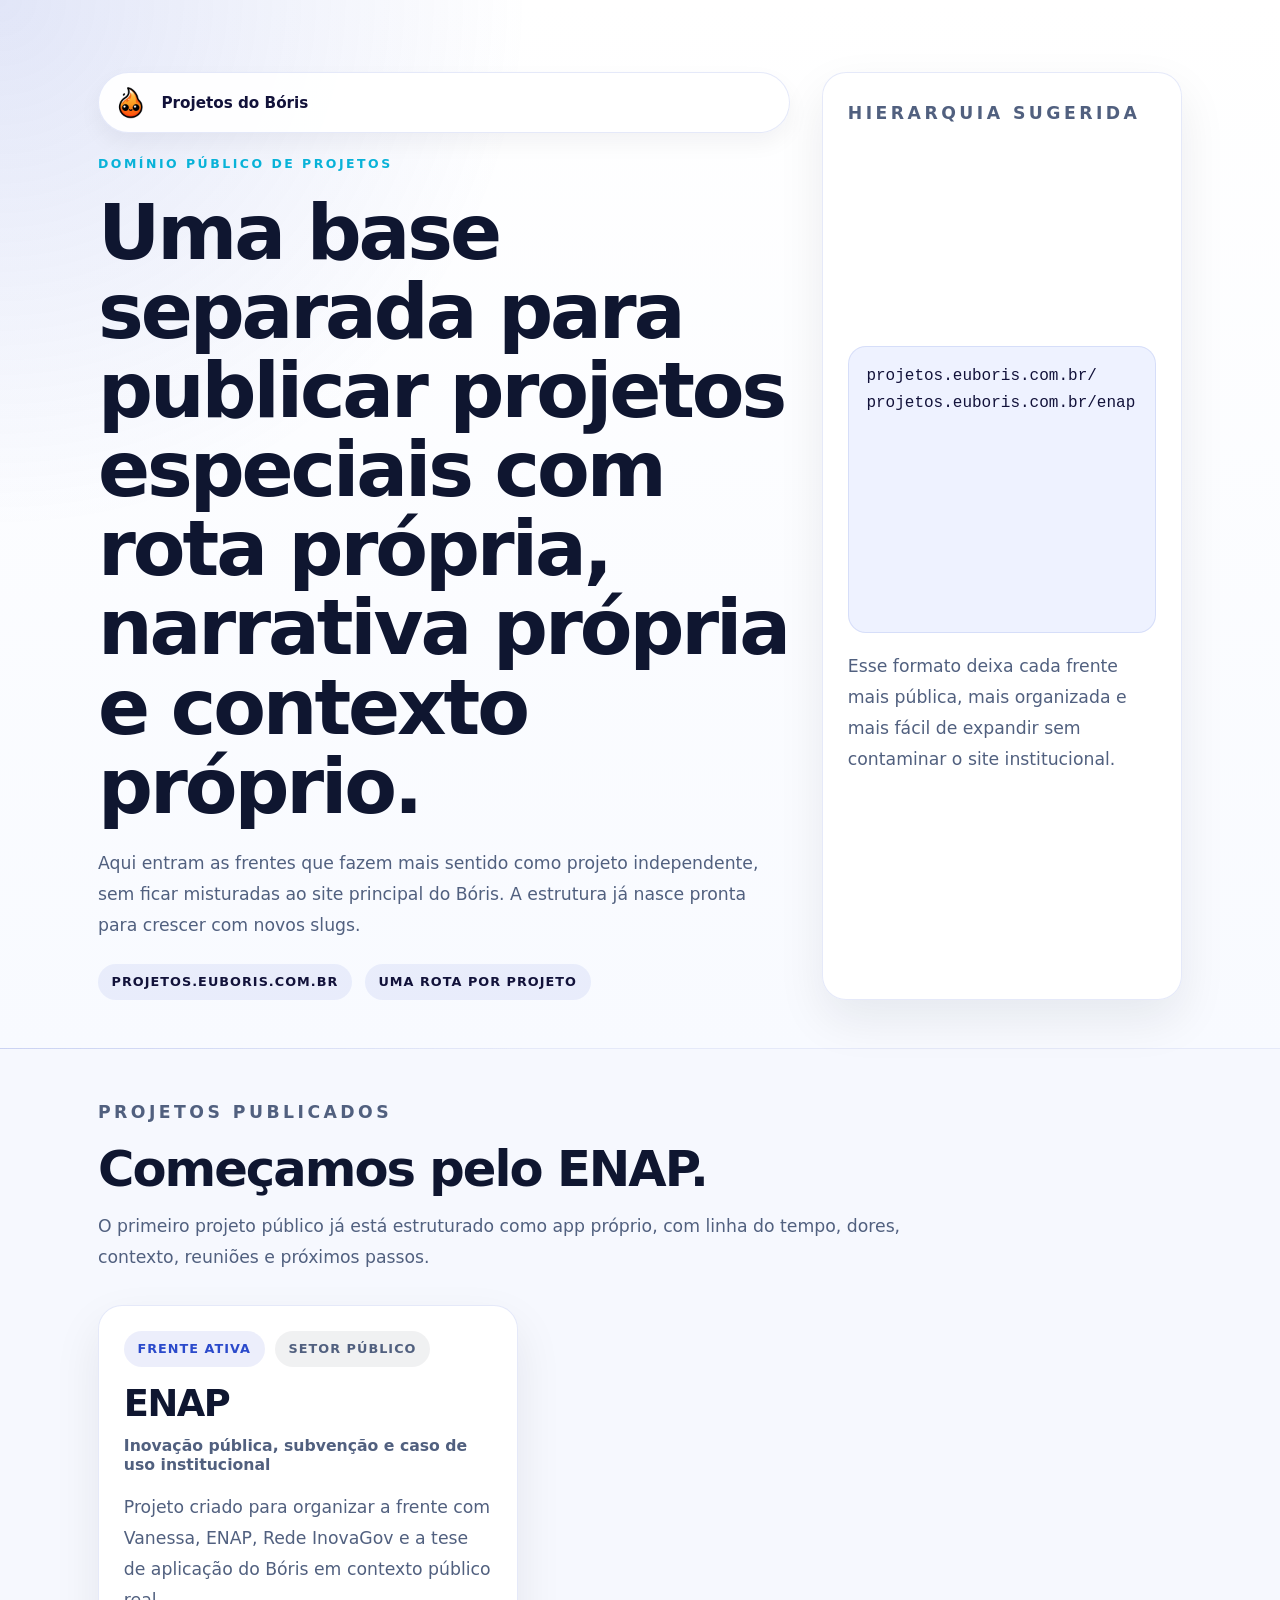
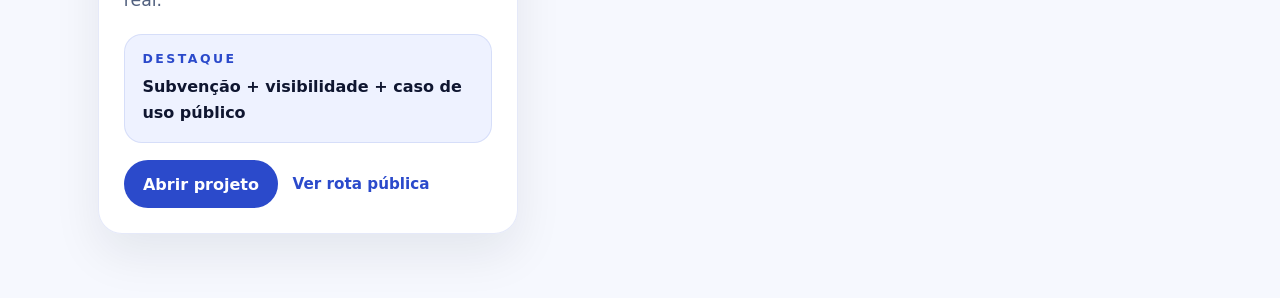
<file: index.html>
<!doctype html>
<html lang="pt-BR">
  <head>
    <meta charset="UTF-8" />
    <meta name="viewport" content="width=device-width, initial-scale=1.0" />
    <title>Projetos do Bóris</title>
    <meta
      name="description"
      content="Hub público de projetos do Bóris, com rotas independentes por projeto em um domínio próprio."
    />
    <link rel="stylesheet" href="./styles.css" />
  </head>
  <body>
    <main class="projects-shell">
      <section class="projects-hero">
        <div class="projects-container projects-hero-grid">
          <div class="projects-copy">
            <div class="projects-brand">
              <img src="./assets/boris-logo-oficial.png" alt="Logo Bóris" />
              <span>Projetos do Bóris</span>
            </div>

            <p class="projects-kicker">Domínio público de projetos</p>
            <h1>Uma base separada para publicar projetos especiais com rota própria, narrativa própria e contexto próprio.</h1>
            <p class="projects-lead">
              Aqui entram as frentes que fazem mais sentido como projeto independente, sem ficar
              misturadas ao site principal do Bóris. A estrutura já nasce pronta para crescer com
              novos slugs.
            </p>

            <div class="projects-pills">
              <span>projetos.euboris.com.br</span>
              <span>uma rota por projeto</span>
            </div>
          </div>

          <aside class="projects-architecture">
            <p class="projects-card-label">Hierarquia sugerida</p>
            <div class="projects-code">
              projetos.euboris.com.br/
              <br />
              projetos.euboris.com.br/enap
            </div>
            <p>
              Esse formato deixa cada frente mais pública, mais organizada e mais fácil de expandir
              sem contaminar o site institucional.
            </p>
          </aside>
        </div>
      </section>

      <section class="projects-section">
        <div class="projects-container">
          <div class="projects-section-head">
            <p class="projects-kicker">Projetos publicados</p>
            <h2>Começamos pelo ENAP.</h2>
            <p>
              O primeiro projeto público já está estruturado como app próprio, com linha do tempo,
              dores, contexto, reuniões e próximos passos.
            </p>
          </div>

          <div class="projects-grid">
            <article class="project-card">
              <div class="project-card-meta">
                <span>Frente ativa</span>
                <span>Setor público</span>
              </div>

              <h3>ENAP</h3>
              <p class="project-card-subtitle">Inovação pública, subvenção e caso de uso institucional</p>
              <p class="project-card-copy">
                Projeto criado para organizar a frente com Vanessa, ENAP, Rede InovaGov e a tese
                de aplicação do Bóris em contexto público real.
              </p>

              <div class="project-card-panel">
                <p class="projects-card-label">Destaque</p>
                <strong>Subvenção + visibilidade + caso de uso público</strong>
              </div>

              <div class="project-card-actions">
                <a class="project-button" href="./enap/index.html">Abrir projeto</a>
                <a class="project-link" href="./enap/index.html">Ver rota pública</a>
              </div>
            </article>
          </div>
        </div>
      </section>
    </main>
  </body>
</html>
</file>
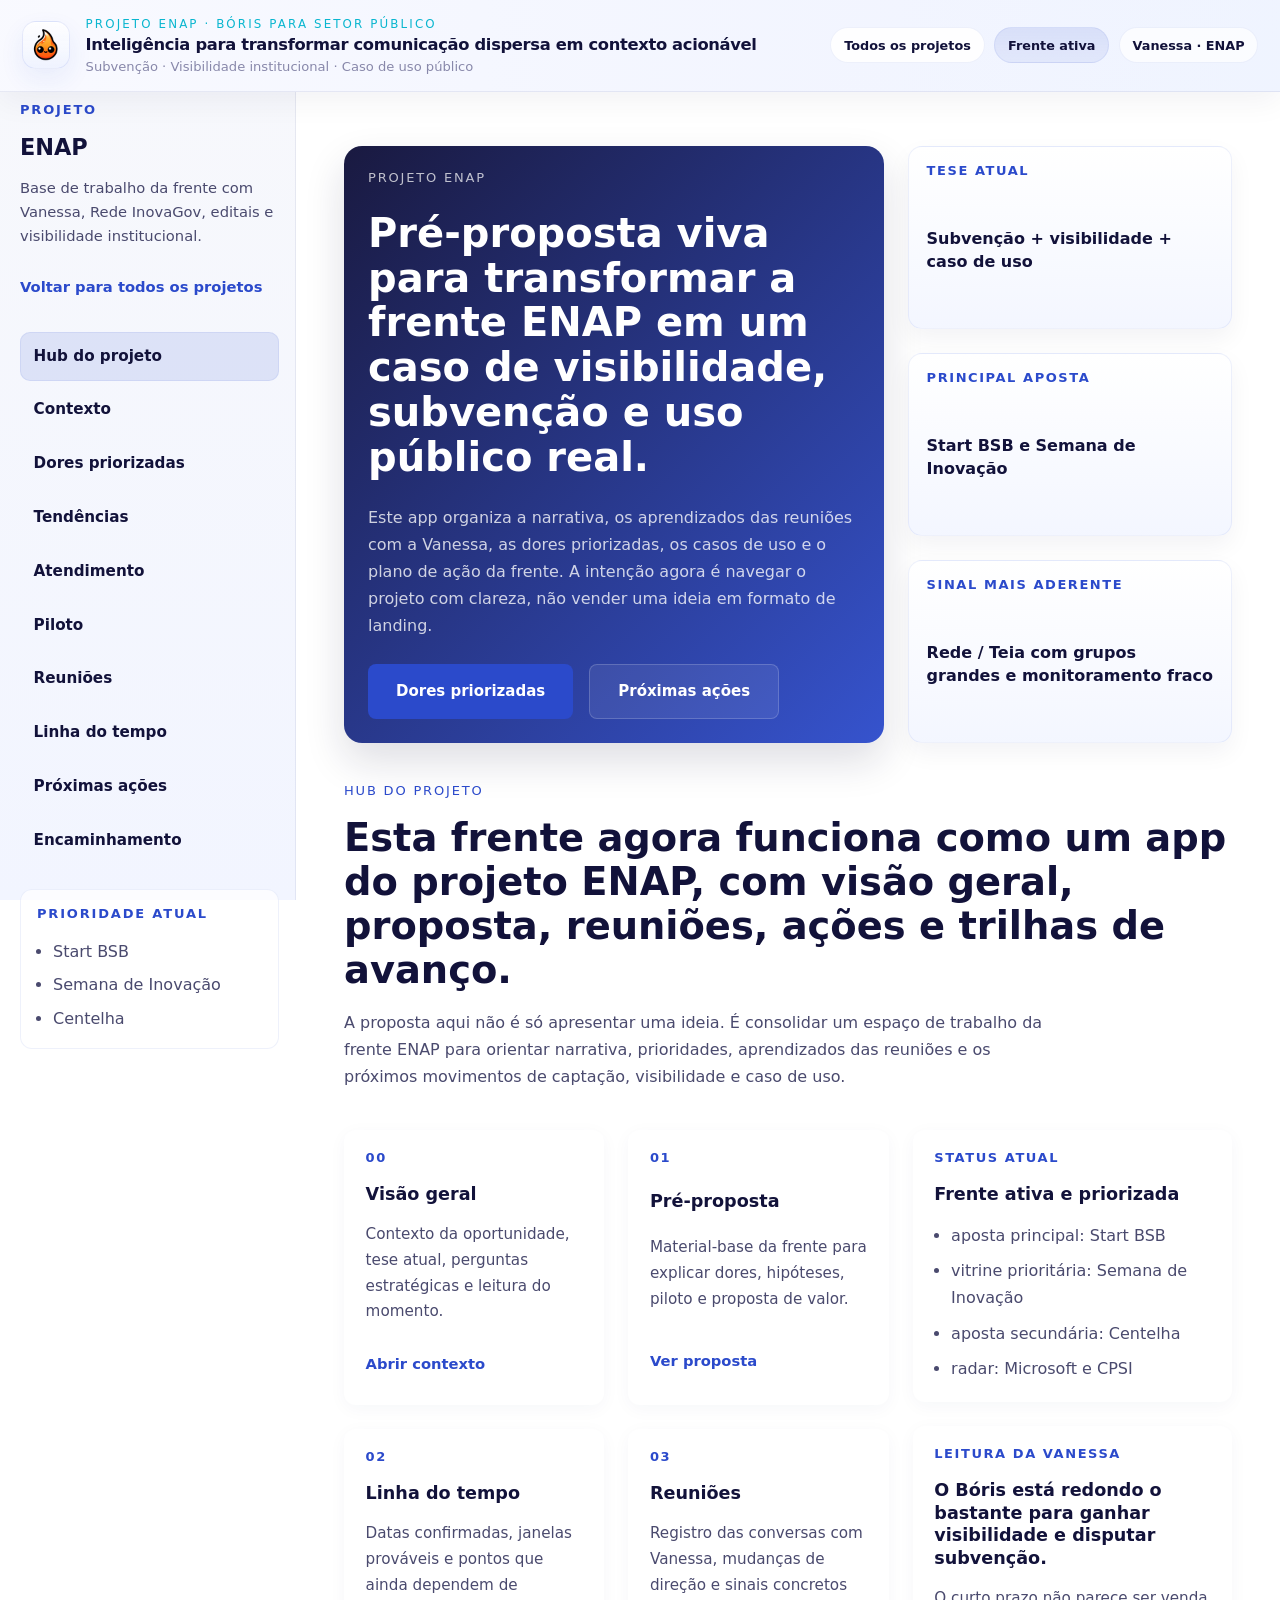
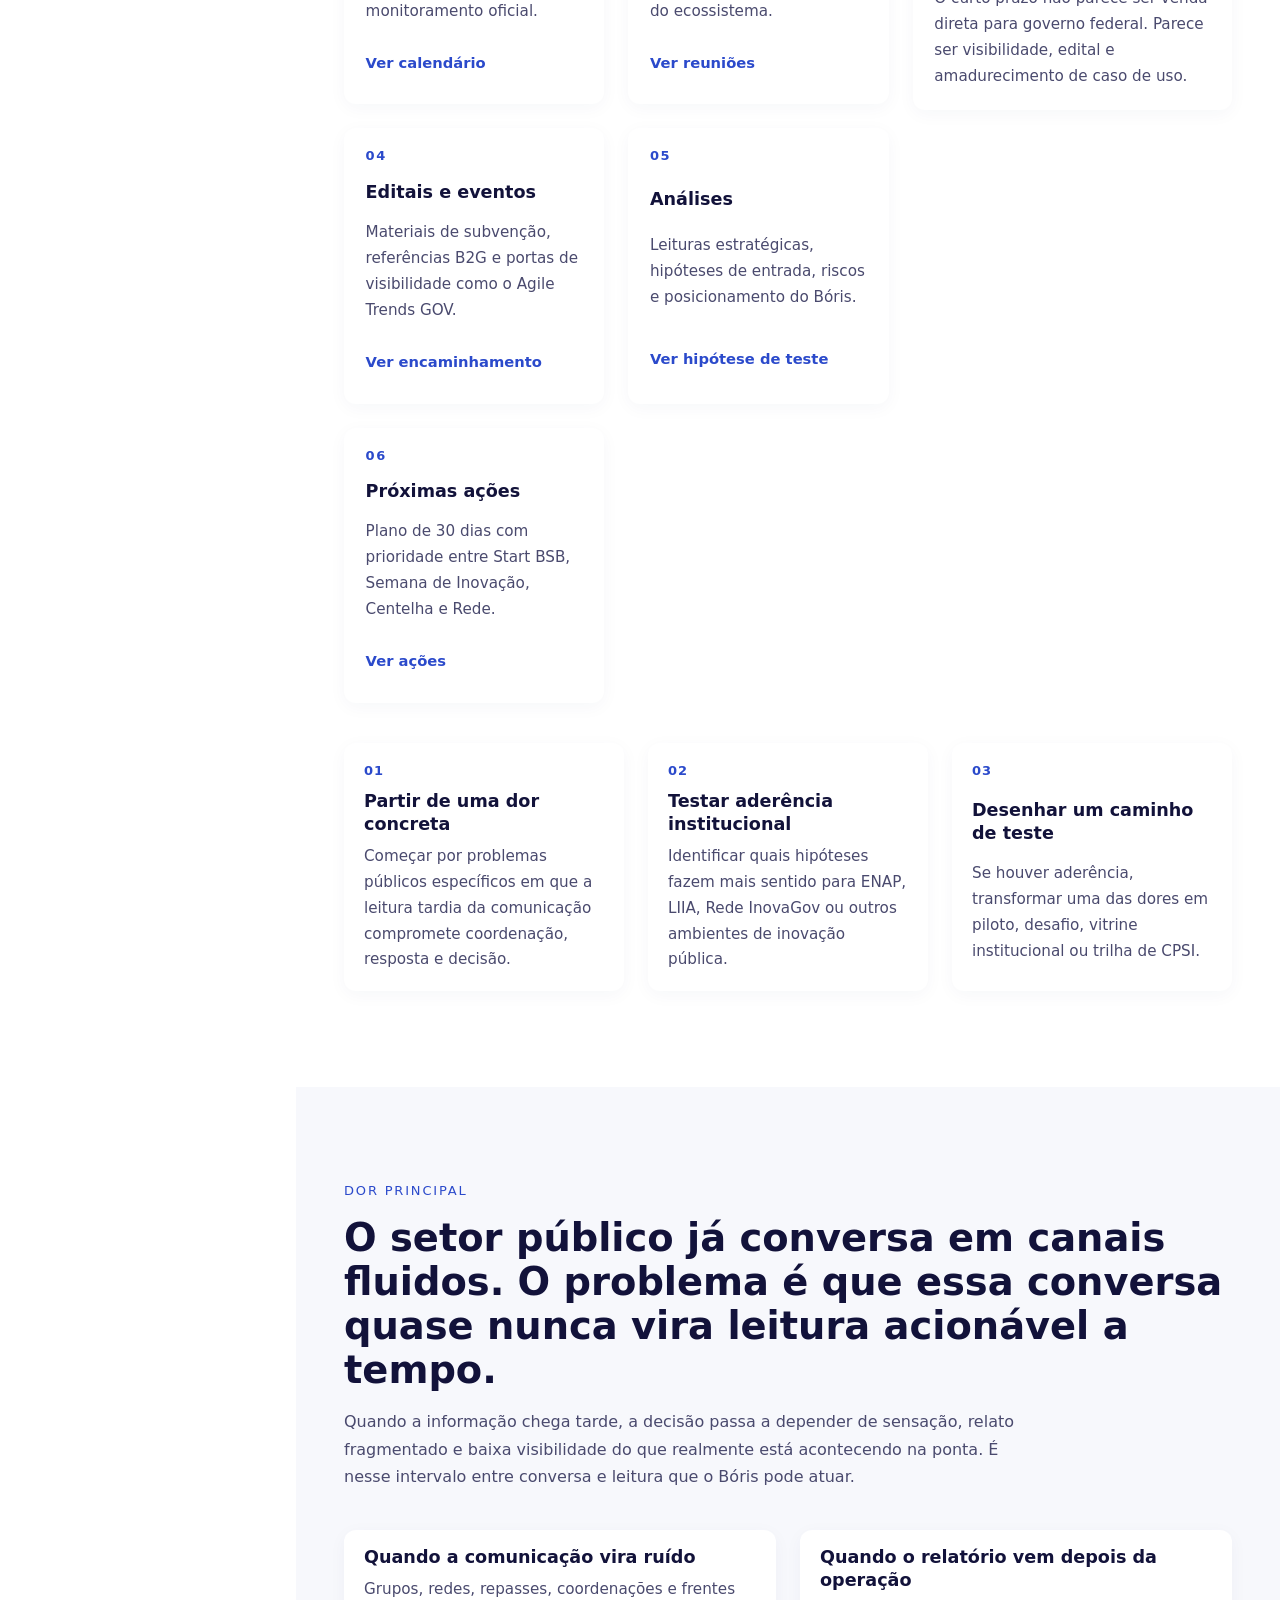
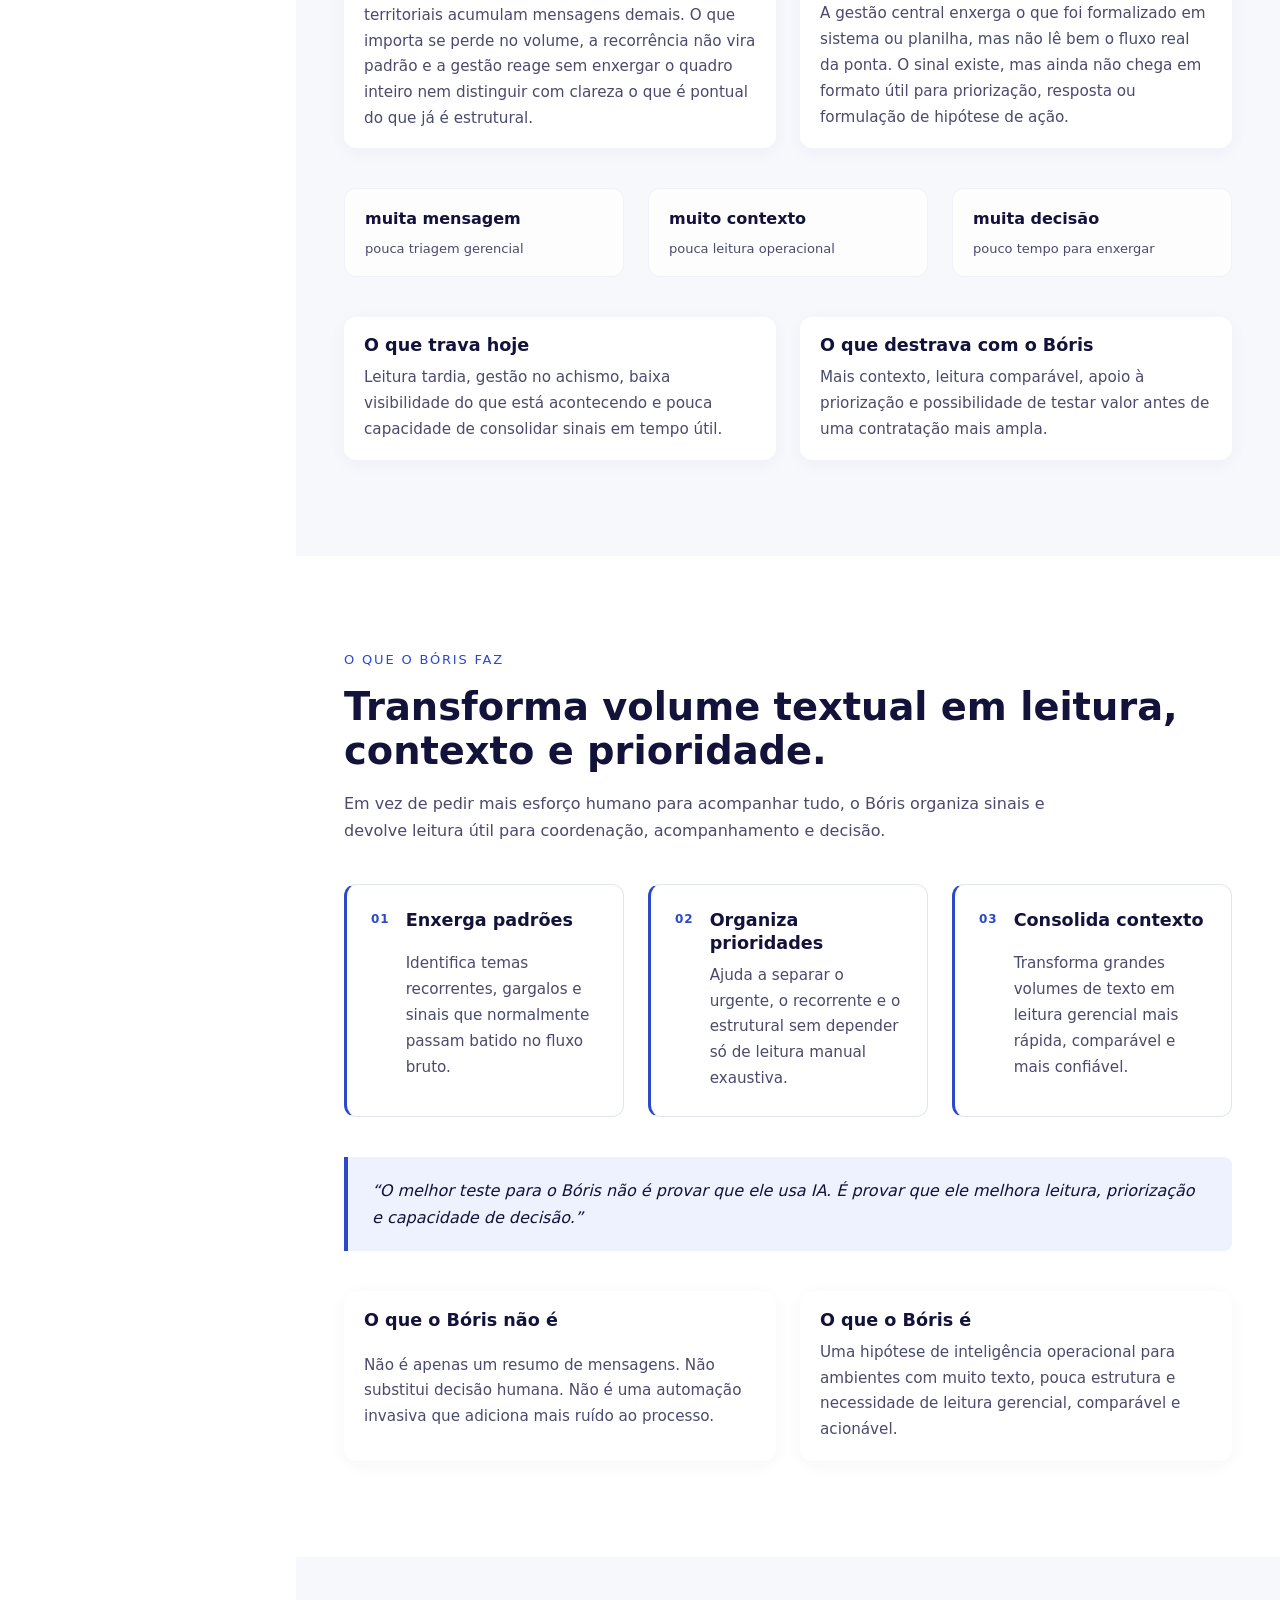
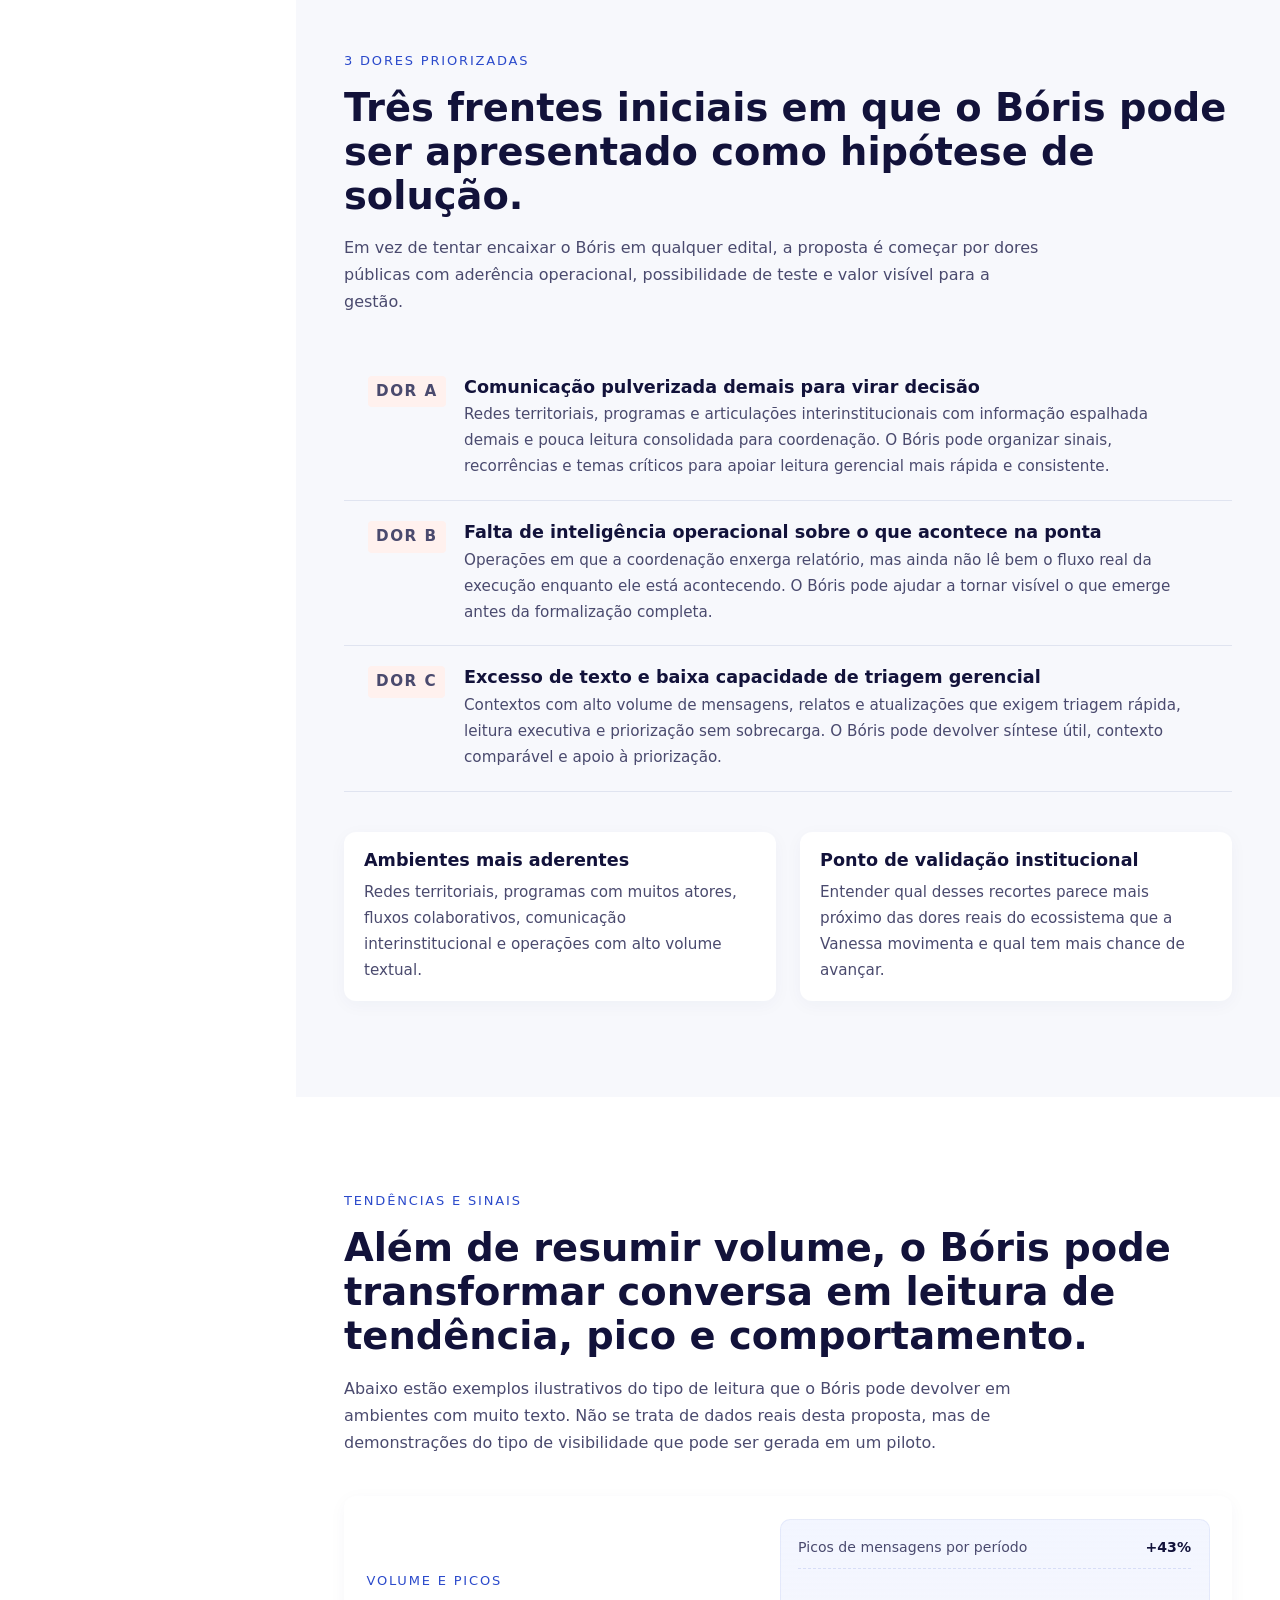
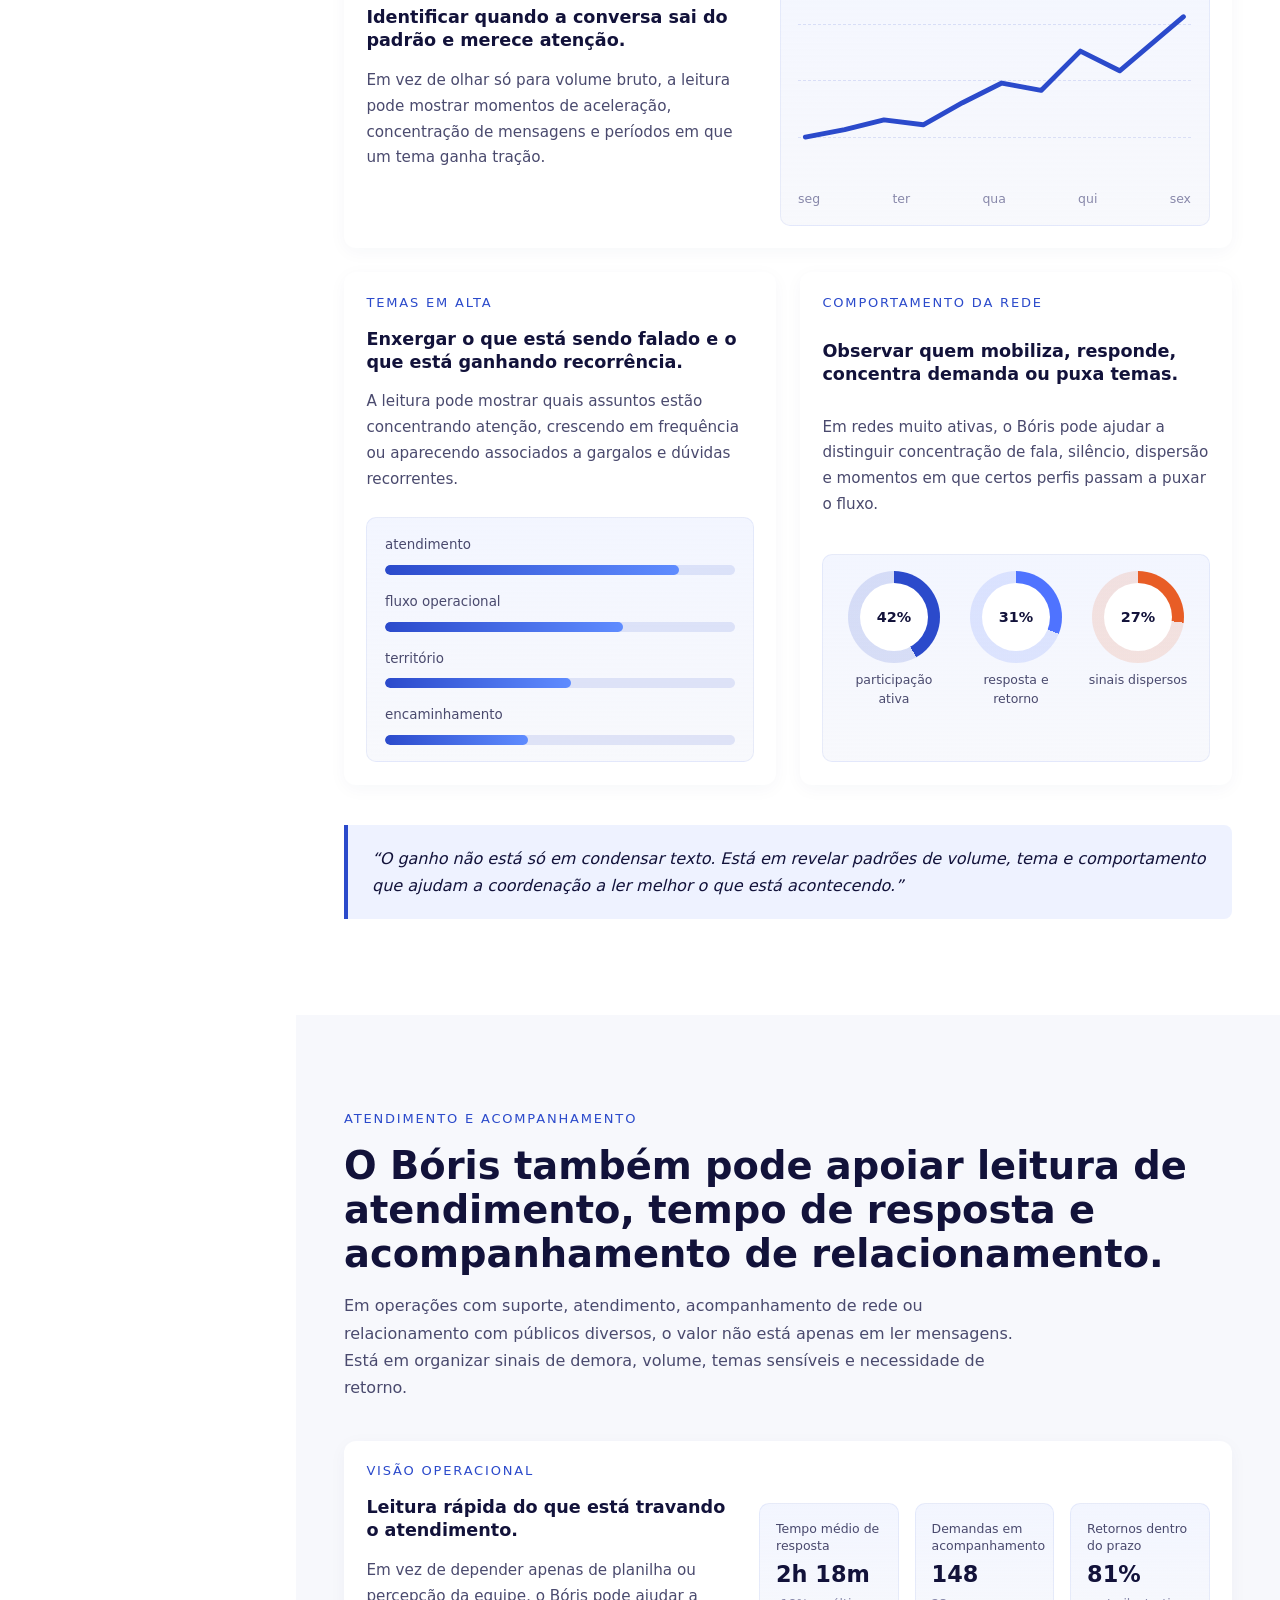
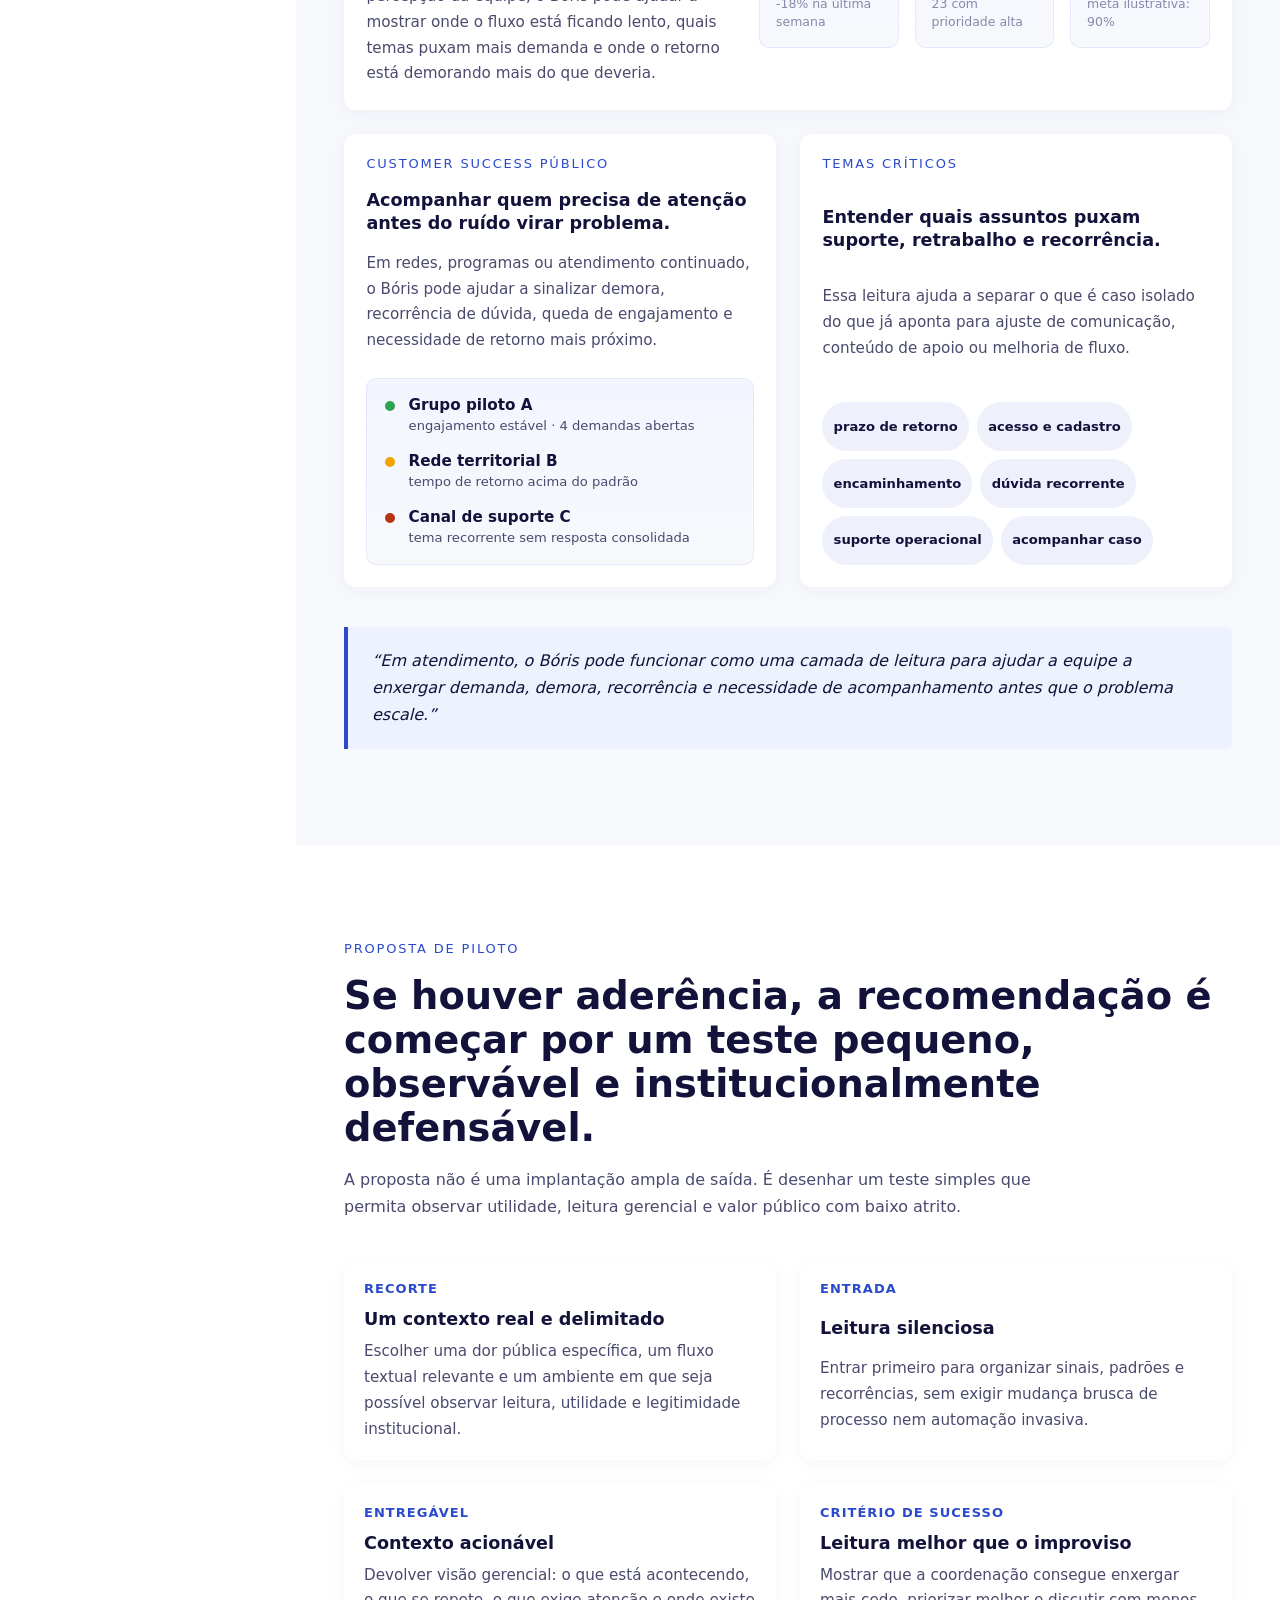
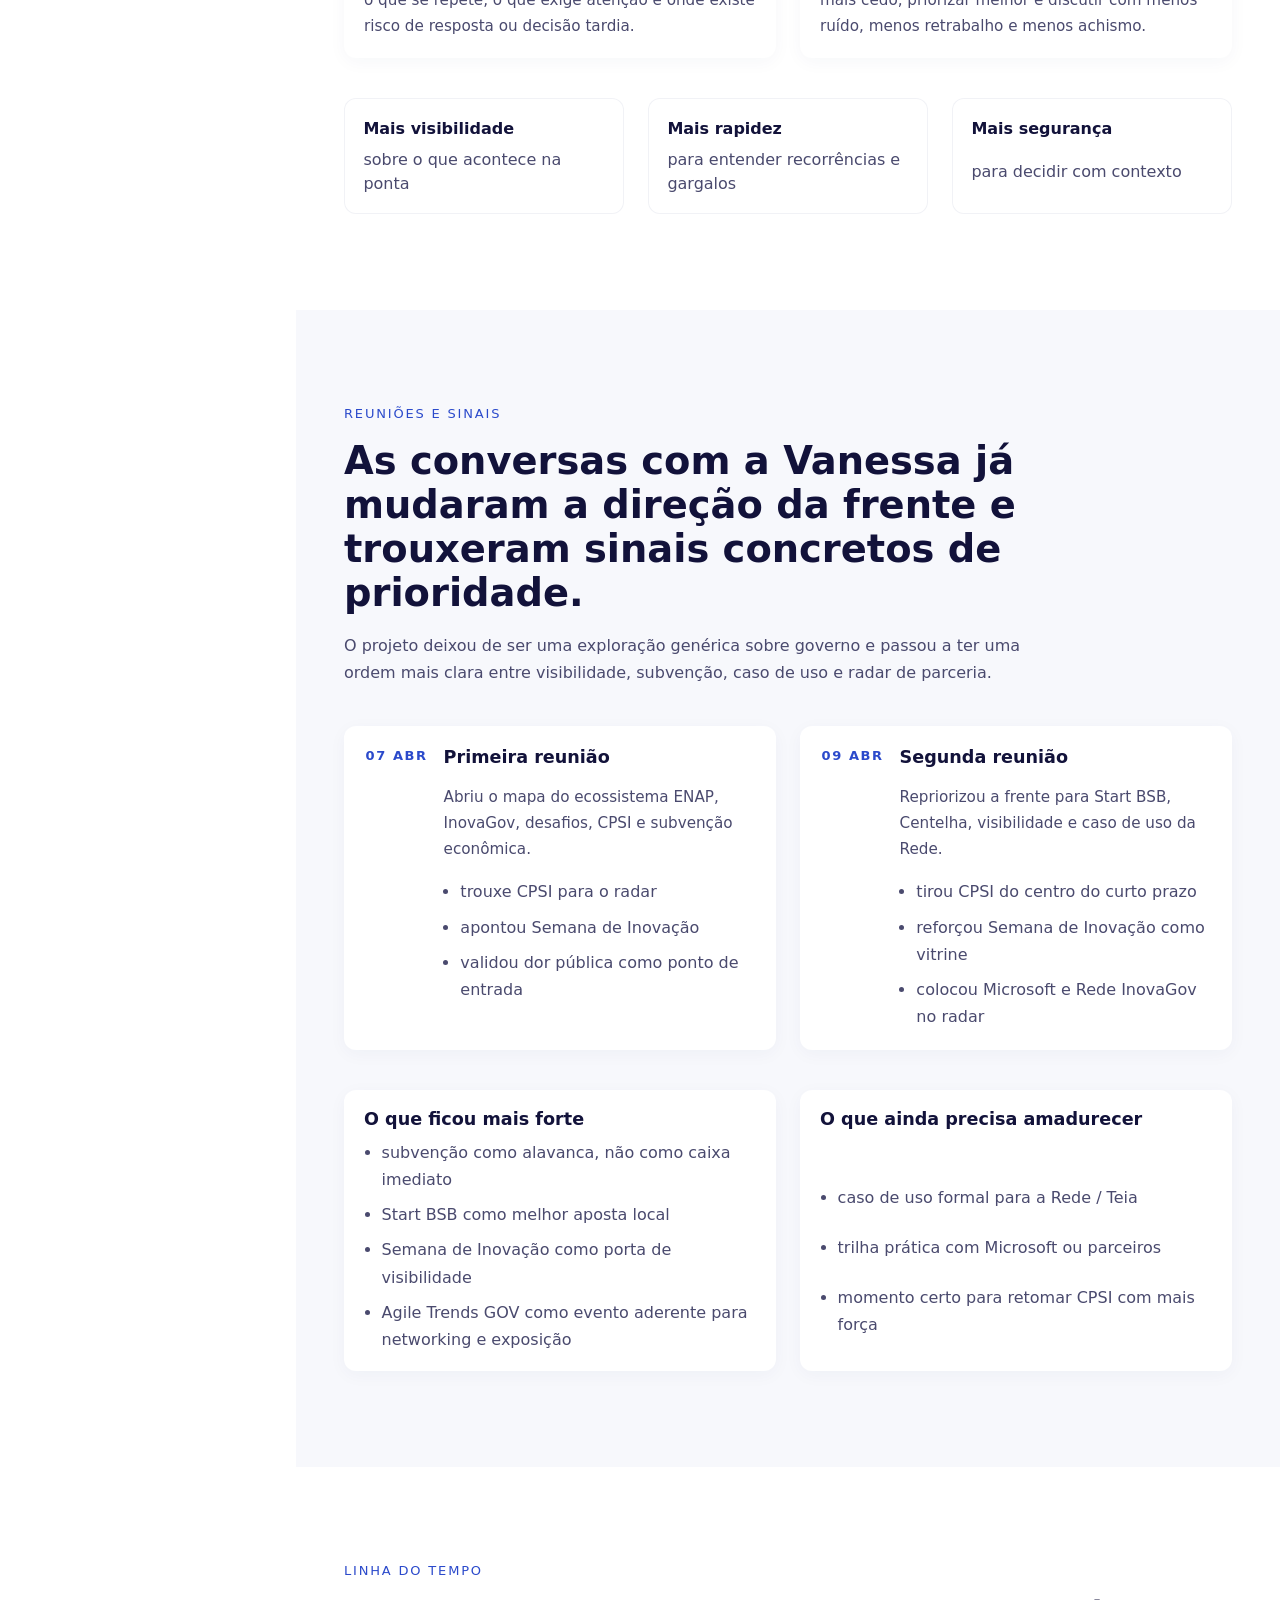
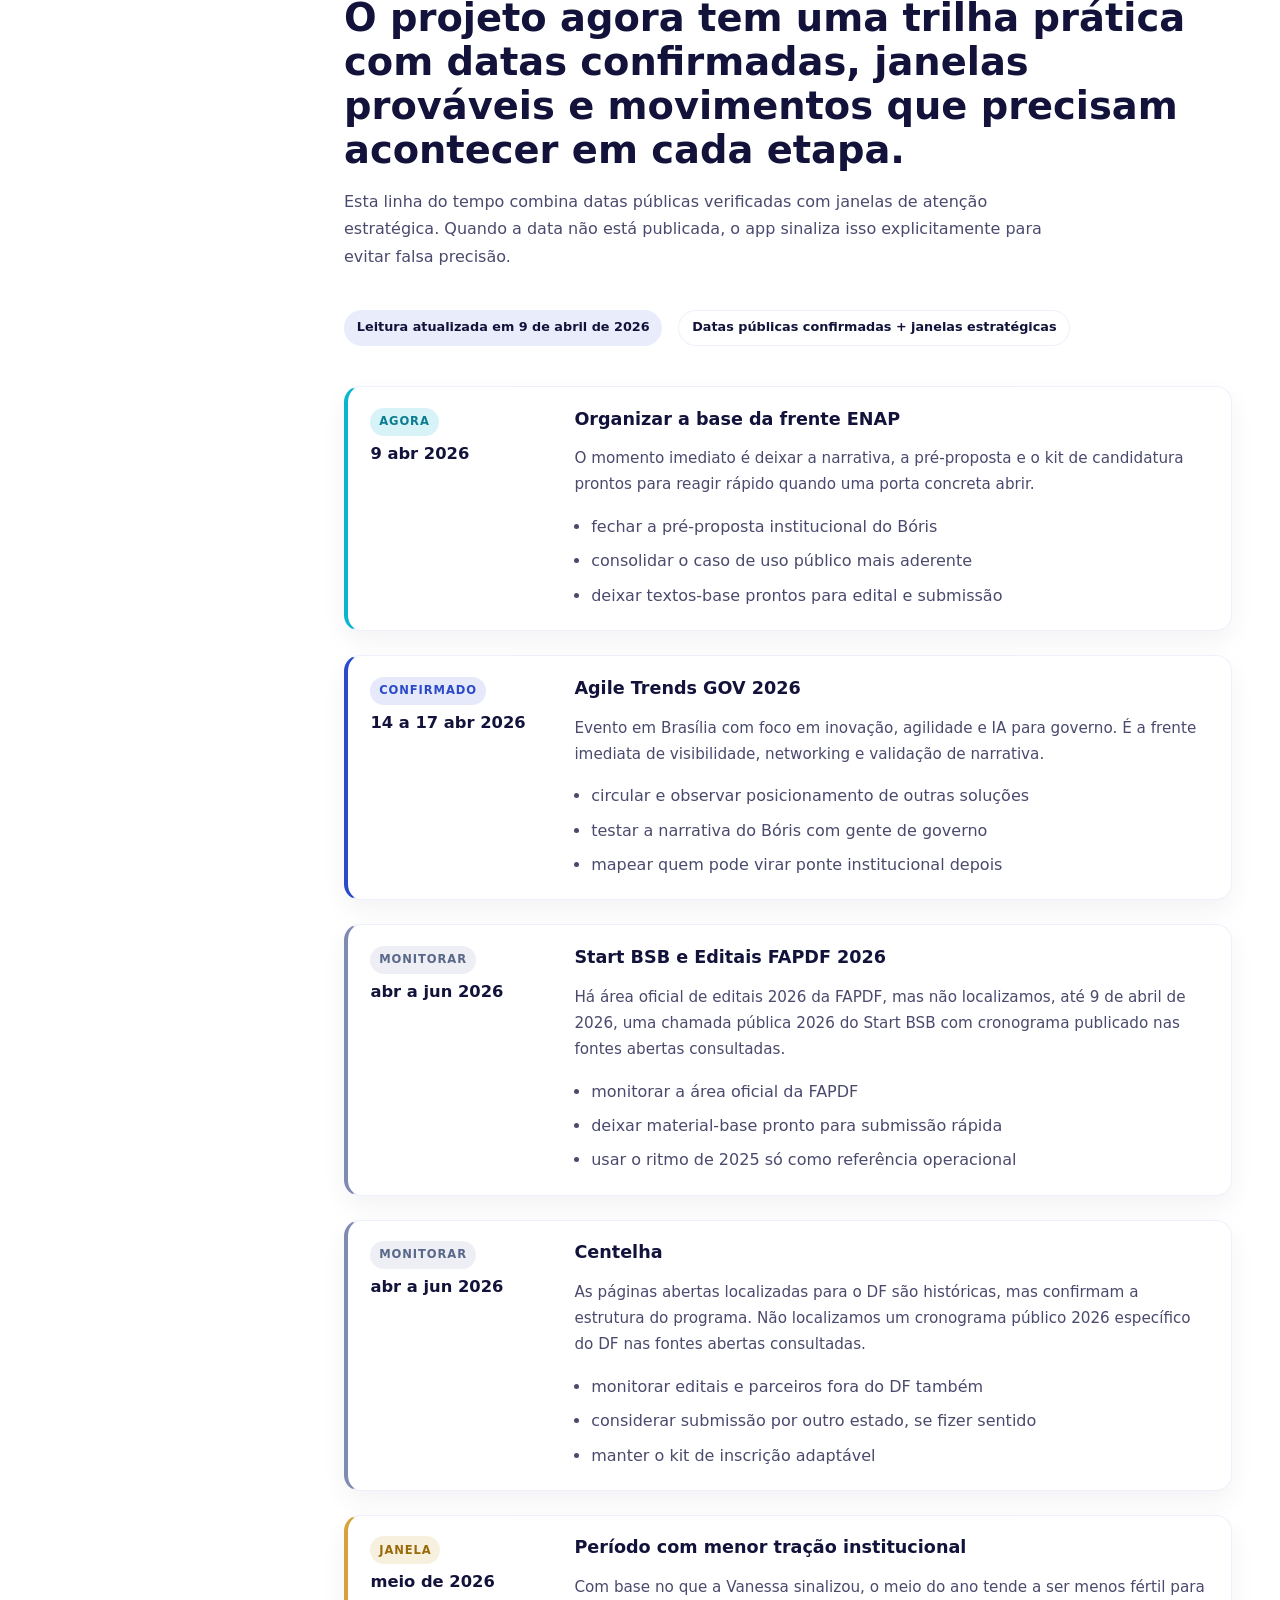
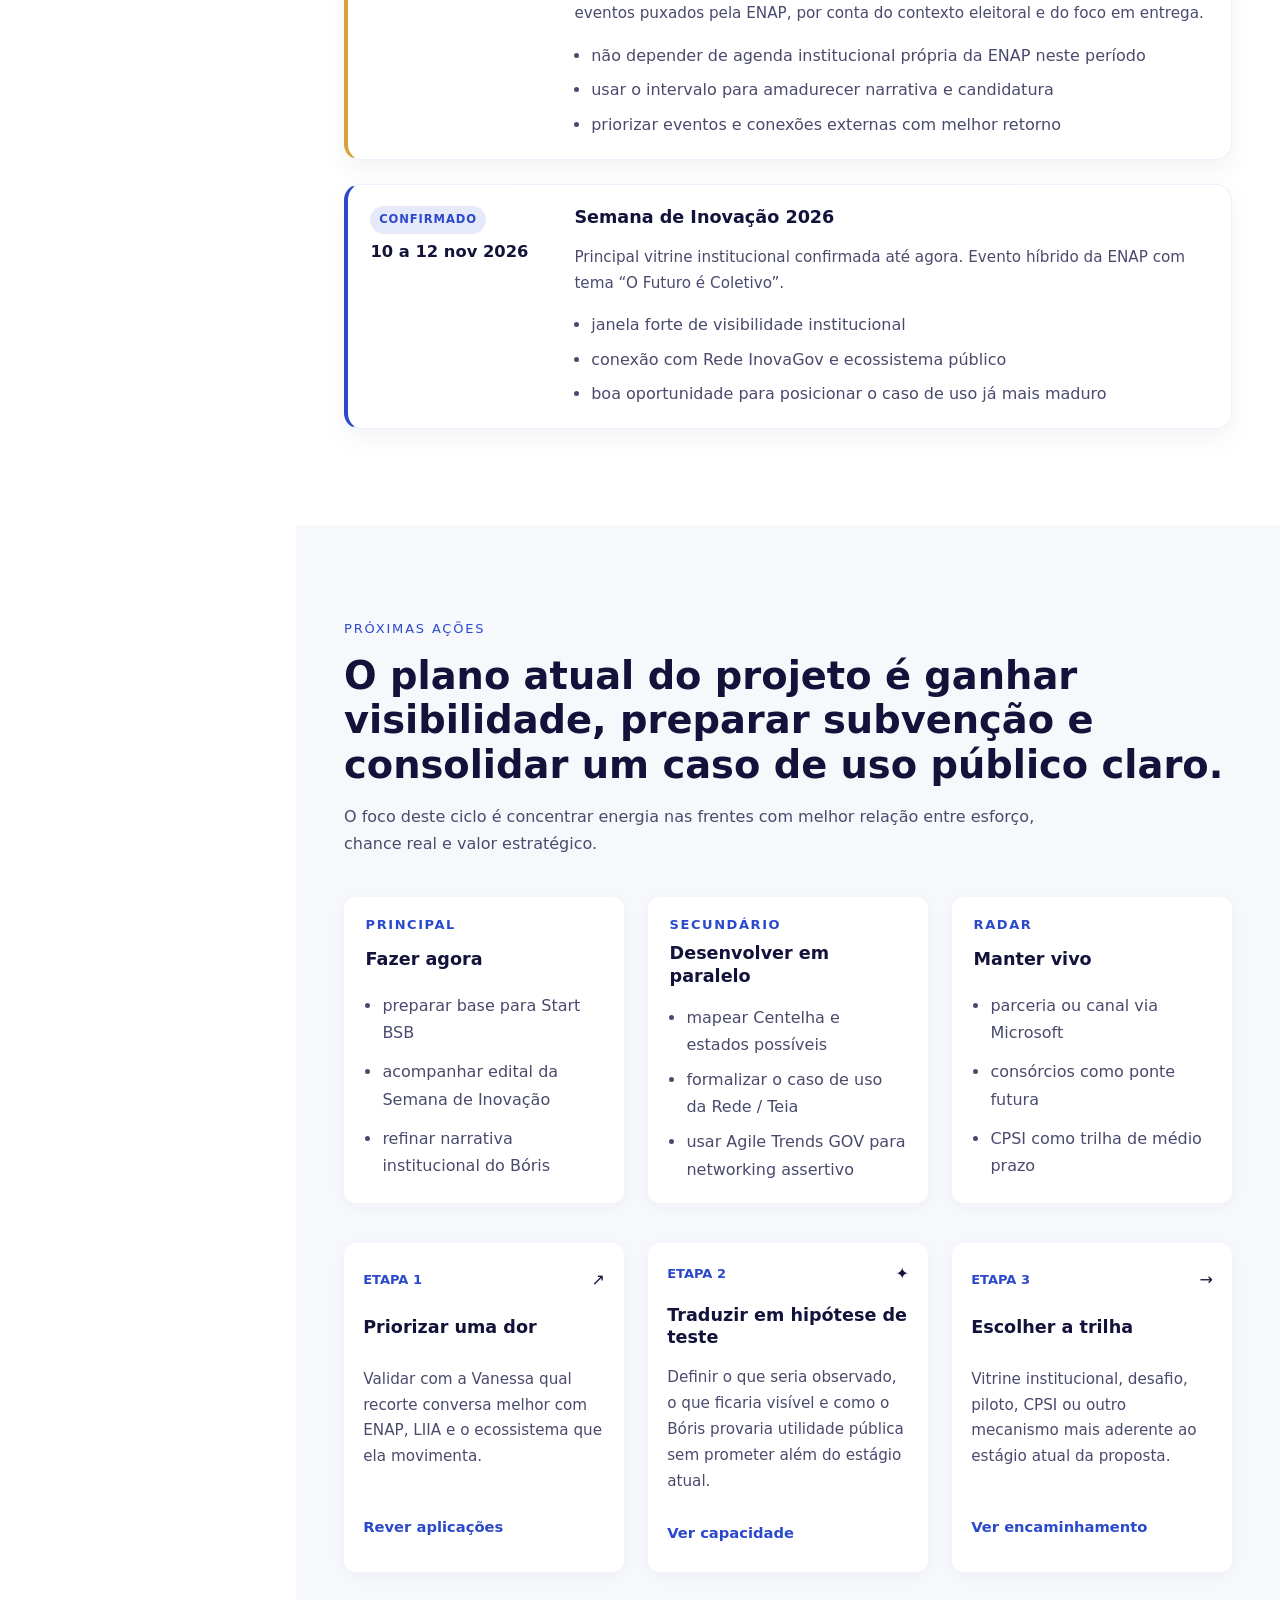
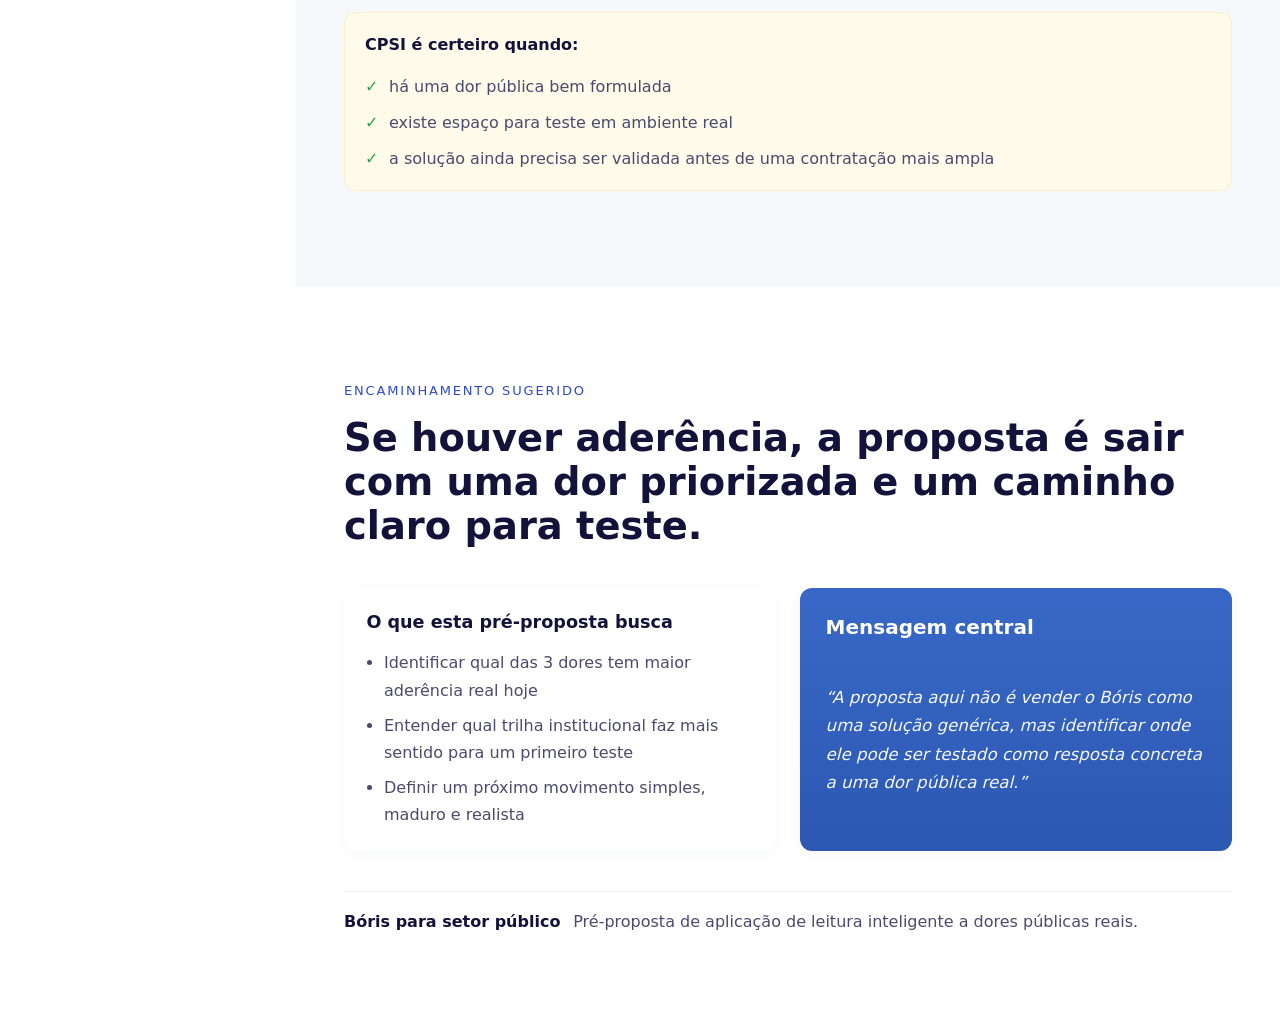
<file: enap/index.html>
<!doctype html>
<html lang="pt-BR">
  <head>
    <meta charset="UTF-8" />
    <meta name="viewport" content="width=device-width, initial-scale=1.0" />
    <title>Bóris para Setor Público</title>
    <meta
      name="description"
      content="Pré-proposta do Bóris para ENAP, LIIA e ecossistema de inovação pública, com dores e hipóteses de aplicação no setor público."
    />
    <link rel="stylesheet" href="./styles.css" />
  </head>
  <body>
    <div class="shell">
      <header class="topbar" data-topbar>
        <a class="brand-lockup" href="#hub" aria-label="Ir para o início">
          <span class="brand-mark-shell">
            <img src="./assets/boris-logo-oficial.png" alt="Logo Bóris" class="brand-mark" />
          </span>
          <div>
            <p class="eyebrow">Projeto ENAP · Bóris para Setor Público</p>
            <h1>Inteligência para transformar comunicação dispersa em contexto acionável</h1>
            <p class="header-meta">Subvenção · Visibilidade institucional · Caso de uso público</p>
          </div>
        </a>

        <div class="topbar-status">
          <a class="status-chip status-chip-link" href="../index.html">Todos os projetos</a>
          <span class="status-chip">Frente ativa</span>
          <span class="status-chip status-chip-soft">Vanessa · ENAP</span>
        </div>

        <button class="menu-toggle" type="button" aria-expanded="false" aria-controls="site-nav" data-menu-toggle>
          <span></span>
          <span></span>
          <span></span>
        </button>

        <nav class="site-nav mobile-nav" id="site-nav" aria-label="Navegação principal" data-nav>
          <a href="../index.html">Todos os projetos</a>
          <a href="#hub">Hub</a>
          <a href="#pain">Contexto</a>
          <a href="#public">Dores</a>
          <a href="#trends">Tendências</a>
          <a href="#service">Atendimento</a>
          <a href="#pilot">Piloto</a>
          <a href="#meetings">Reuniões</a>
          <a href="#timeline">Linha do tempo</a>
          <a href="#actions">Ações</a>
          <a class="nav-cta" href="#next">Encaminhamento</a>
        </nav>
      </header>

      <main class="app-shell">
        <aside class="workspace-sidebar">
          <div class="workspace-sidebar-inner">
            <div class="workspace-section">
              <p class="workspace-label">Projeto</p>
              <h2>ENAP</h2>
              <p class="workspace-copy">Base de trabalho da frente com Vanessa, Rede InovaGov, editais e visibilidade institucional.</p>
              <a class="workspace-home-link" href="../index.html">Voltar para todos os projetos</a>
            </div>

            <nav class="workspace-nav" aria-label="Navegação lateral">
              <a href="#hub">Hub do projeto</a>
              <a href="#pain">Contexto</a>
              <a href="#public">Dores priorizadas</a>
              <a href="#trends">Tendências</a>
              <a href="#service">Atendimento</a>
              <a href="#pilot">Piloto</a>
              <a href="#meetings">Reuniões</a>
              <a href="#timeline">Linha do tempo</a>
              <a href="#actions">Próximas ações</a>
              <a href="#next">Encaminhamento</a>
            </nav>

            <div class="workspace-section workspace-section-soft">
              <p class="workspace-label">Prioridade atual</p>
              <ul class="workspace-bullets">
                <li>Start BSB</li>
                <li>Semana de Inovação</li>
                <li>Centelha</li>
              </ul>
            </div>
          </div>
        </aside>

        <div class="presentation" id="presentation">
        <section class="panel content-panel first-panel" id="hub" data-panel>
          <div class="container section-stack">
            <div class="project-summary">
              <div class="summary-main">
                <p class="section-label">Projeto ENAP</p>
                <h2>Pré-proposta viva para transformar a frente ENAP em um caso de visibilidade, subvenção e uso público real.</h2>
                <p class="section-subtext">
                  Este app organiza a narrativa, os aprendizados das reuniões com a Vanessa, as
                  dores priorizadas, os casos de uso e o plano de ação da frente. A intenção agora
                  é navegar o projeto com clareza, não vender uma ideia em formato de landing.
                </p>

                <div class="summary-actions">
                  <a class="button secondary" href="#public">Dores priorizadas</a>
                  <a class="button secondary subtle" href="#actions">Próximas ações</a>
                </div>
              </div>

              <aside class="summary-side">
                <article class="summary-stat">
                  <span class="summary-stat-label">Tese atual</span>
                  <strong>Subvenção + visibilidade + caso de uso</strong>
                </article>
                <article class="summary-stat">
                  <span class="summary-stat-label">Principal aposta</span>
                  <strong>Start BSB e Semana de Inovação</strong>
                </article>
                <article class="summary-stat">
                  <span class="summary-stat-label">Sinal mais aderente</span>
                  <strong>Rede / Teia com grupos grandes e monitoramento fraco</strong>
                </article>
              </aside>
            </div>

            <div class="section-intro">
              <p class="section-label">Hub do projeto</p>
              <h2>Esta frente agora funciona como um app do projeto ENAP, com visão geral, proposta, reuniões, ações e trilhas de avanço.</h2>
              <p class="section-subtext">
                A proposta aqui não é só apresentar uma ideia. É consolidar um espaço de trabalho
                da frente ENAP para orientar narrativa, prioridades, aprendizados das reuniões e
                os próximos movimentos de captação, visibilidade e caso de uso.
              </p>
            </div>

            <div class="project-overview">
              <div class="project-grid">
                <article class="hub-card">
                  <span class="hub-kicker">00</span>
                  <h3>Visão geral</h3>
                  <p>Contexto da oportunidade, tese atual, perguntas estratégicas e leitura do momento.</p>
                  <a href="#pain" class="text-link">Abrir contexto</a>
                </article>
                <article class="hub-card">
                  <span class="hub-kicker">01</span>
                  <h3>Pré-proposta</h3>
                  <p>Material-base da frente para explicar dores, hipóteses, piloto e proposta de valor.</p>
                  <a href="#public" class="text-link">Ver proposta</a>
                </article>
                <article class="hub-card">
                  <span class="hub-kicker">02</span>
                  <h3>Linha do tempo</h3>
                  <p>Datas confirmadas, janelas prováveis e pontos que ainda dependem de monitoramento oficial.</p>
                  <a href="#timeline" class="text-link">Ver calendário</a>
                </article>
                <article class="hub-card">
                  <span class="hub-kicker">03</span>
                  <h3>Reuniões</h3>
                  <p>Registro das conversas com Vanessa, mudanças de direção e sinais concretos do ecossistema.</p>
                  <a href="#meetings" class="text-link">Ver reuniões</a>
                </article>
                <article class="hub-card">
                  <span class="hub-kicker">04</span>
                  <h3>Editais e eventos</h3>
                  <p>Materiais de subvenção, referências B2G e portas de visibilidade como o Agile Trends GOV.</p>
                  <a href="#next" class="text-link">Ver encaminhamento</a>
                </article>
                <article class="hub-card">
                  <span class="hub-kicker">05</span>
                  <h3>Análises</h3>
                  <p>Leituras estratégicas, hipóteses de entrada, riscos e posicionamento do Bóris.</p>
                  <a href="#pilot" class="text-link">Ver hipótese de teste</a>
                </article>
                <article class="hub-card">
                  <span class="hub-kicker">06</span>
                  <h3>Próximas ações</h3>
                  <p>Plano de 30 dias com prioridade entre Start BSB, Semana de Inovação, Centelha e Rede.</p>
                  <a href="#actions" class="text-link">Ver ações</a>
                </article>
              </div>

              <aside class="project-sidebar">
                <article class="project-panel">
                  <span class="project-panel-label">Status atual</span>
                  <h3>Frente ativa e priorizada</h3>
                  <ul class="project-list">
                    <li>aposta principal: Start BSB</li>
                    <li>vitrine prioritária: Semana de Inovação</li>
                    <li>aposta secundária: Centelha</li>
                    <li>radar: Microsoft e CPSI</li>
                  </ul>
                </article>
                <article class="project-panel">
                  <span class="project-panel-label">Leitura da Vanessa</span>
                  <h3>O Bóris está redondo o bastante para ganhar visibilidade e disputar subvenção.</h3>
                  <p>O curto prazo não parece ser venda direta para governo federal. Parece ser visibilidade, edital e amadurecimento de caso de uso.</p>
                </article>
              </aside>
            </div>

            <div class="conversation-grid">
              <article class="conversation-card">
                <span class="conversation-step">01</span>
                <h3>Partir de uma dor concreta</h3>
                <p>Começar por problemas públicos específicos em que a leitura tardia da comunicação compromete coordenação, resposta e decisão.</p>
              </article>
              <article class="conversation-card">
                <span class="conversation-step">02</span>
                <h3>Testar aderência institucional</h3>
                <p>Identificar quais hipóteses fazem mais sentido para ENAP, LIIA, Rede InovaGov ou outros ambientes de inovação pública.</p>
              </article>
              <article class="conversation-card">
                <span class="conversation-step">03</span>
                <h3>Desenhar um caminho de teste</h3>
                <p>Se houver aderência, transformar uma das dores em piloto, desafio, vitrine institucional ou trilha de CPSI.</p>
              </article>
            </div>
          </div>
        </section>

        <section class="panel content-panel" id="pain" data-panel>
          <div class="container section-stack">
            <div class="section-intro">
              <p class="section-label">Dor principal</p>
              <h2>O setor público já conversa em canais fluidos. O problema é que essa conversa quase nunca vira leitura acionável a tempo.</h2>
              <p class="section-subtext">
                Quando a informação chega tarde, a decisão passa a depender de sensação, relato
                fragmentado e baixa visibilidade do que realmente está acontecendo na ponta. É
                nesse intervalo entre conversa e leitura que o Bóris pode atuar.
              </p>
            </div>

            <div class="split-grid">
              <article class="story-block">
                <h3>Quando a comunicação vira ruído</h3>
                <p>
                  Grupos, redes, repasses, coordenações e frentes territoriais acumulam mensagens
                  demais. O que importa se perde no volume, a recorrência não vira padrão e a
                  gestão reage sem enxergar o quadro inteiro nem distinguir com clareza o que é
                  pontual do que já é estrutural.
                </p>
              </article>

              <article class="story-block">
                <h3>Quando o relatório vem depois da operação</h3>
                <p>
                  A gestão central enxerga o que foi formalizado em sistema ou planilha, mas não lê
                  bem o fluxo real da ponta. O sinal existe, mas ainda não chega em formato útil
                  para priorização, resposta ou formulação de hipótese de ação.
                </p>
              </article>
            </div>

            <div class="impact-strip">
              <div>
                <span class="impact-value">muita mensagem</span>
                <span class="impact-label">pouca triagem gerencial</span>
              </div>
              <div>
                <span class="impact-value">muito contexto</span>
                <span class="impact-label">pouca leitura operacional</span>
              </div>
              <div>
                <span class="impact-value">muita decisão</span>
                <span class="impact-label">pouco tempo para enxergar</span>
              </div>
            </div>

            <div class="decision-frame">
              <article class="decision-card">
                <h3>O que trava hoje</h3>
                <p>Leitura tardia, gestão no achismo, baixa visibilidade do que está acontecendo e pouca capacidade de consolidar sinais em tempo útil.</p>
              </article>
              <article class="decision-card">
                <h3>O que destrava com o Bóris</h3>
                <p>Mais contexto, leitura comparável, apoio à priorização e possibilidade de testar valor antes de uma contratação mais ampla.</p>
              </article>
            </div>
          </div>
        </section>

        <section class="panel content-panel" id="fit" data-panel>
          <div class="container section-stack">
            <div class="section-intro">
              <p class="section-label">O que o Bóris faz</p>
              <h2>Transforma volume textual em leitura, contexto e prioridade.</h2>
              <p class="section-subtext">
                Em vez de pedir mais esforço humano para acompanhar tudo, o Bóris organiza sinais e devolve leitura útil para coordenação, acompanhamento e decisão.
              </p>
            </div>

            <div class="capability-grid">
              <article class="capability">
                <span>01</span>
                <div>
                  <h3>Enxerga padrões</h3>
                  <p>Identifica temas recorrentes, gargalos e sinais que normalmente passam batido no fluxo bruto.</p>
                </div>
              </article>
              <article class="capability">
                <span>02</span>
                <div>
                  <h3>Organiza prioridades</h3>
                  <p>Ajuda a separar o urgente, o recorrente e o estrutural sem depender só de leitura manual exaustiva.</p>
                </div>
              </article>
              <article class="capability">
                <span>03</span>
                <div>
                  <h3>Consolida contexto</h3>
                  <p>Transforma grandes volumes de texto em leitura gerencial mais rápida, comparável e mais confiável.</p>
                </div>
              </article>
            </div>

            <aside class="quote-box">
              <p>
                “O melhor teste para o Bóris não é provar que ele usa IA. É provar que ele melhora
                leitura, priorização e capacidade de decisão.”
              </p>
            </aside>

            <div class="fit-grid">
              <article class="fit-card">
                <h3>O que o Bóris não é</h3>
                <p>Não é apenas um resumo de mensagens. Não substitui decisão humana. Não é uma automação invasiva que adiciona mais ruído ao processo.</p>
              </article>
              <article class="fit-card">
                <h3>O que o Bóris é</h3>
                <p>Uma hipótese de inteligência operacional para ambientes com muito texto, pouca estrutura e necessidade de leitura gerencial, comparável e acionável.</p>
              </article>
            </div>
          </div>
        </section>

        <section class="panel content-panel" id="public" data-panel>
          <div class="container section-stack">
            <div class="section-intro">
              <p class="section-label">3 dores priorizadas</p>
              <h2>Três frentes iniciais em que o Bóris pode ser apresentado como hipótese de solução.</h2>
              <p class="section-subtext">
                Em vez de tentar encaixar o Bóris em qualquer edital, a proposta é começar por
                dores públicas com aderência operacional, possibilidade de teste e valor visível
                para a gestão.
              </p>
            </div>

            <div class="application-stack">
              <article class="application-card">
                <p class="application-index">DOR A</p>
                <div class="application-copy">
                  <h3>Comunicação pulverizada demais para virar decisão</h3>
                  <p>
                    Redes territoriais, programas e articulações interinstitucionais com informação
                    espalhada demais e pouca leitura consolidada para coordenação. O Bóris pode
                    organizar sinais, recorrências e temas críticos para apoiar leitura gerencial
                    mais rápida e consistente.
                  </p>
                </div>
              </article>

              <article class="application-card">
                <p class="application-index">DOR B</p>
                <div class="application-copy">
                  <h3>Falta de inteligência operacional sobre o que acontece na ponta</h3>
                  <p>
                    Operações em que a coordenação enxerga relatório, mas ainda não lê bem o fluxo
                    real da execução enquanto ele está acontecendo. O Bóris pode ajudar a tornar
                    visível o que emerge antes da formalização completa.
                  </p>
                </div>
              </article>

              <article class="application-card">
                <p class="application-index">DOR C</p>
                <div class="application-copy">
                  <h3>Excesso de texto e baixa capacidade de triagem gerencial</h3>
                  <p>
                    Contextos com alto volume de mensagens, relatos e atualizações que exigem triagem
                    rápida, leitura executiva e priorização sem sobrecarga. O Bóris pode devolver
                    síntese útil, contexto comparável e apoio à priorização.
                  </p>
                </div>
              </article>
            </div>

            <div class="scenario-grid">
              <article class="scenario-card">
                <h3>Ambientes mais aderentes</h3>
                <p>Redes territoriais, programas com muitos atores, fluxos colaborativos, comunicação interinstitucional e operações com alto volume textual.</p>
              </article>
              <article class="scenario-card">
                <h3>Ponto de validação institucional</h3>
                <p>Entender qual desses recortes parece mais próximo das dores reais do ecossistema que a Vanessa movimenta e qual tem mais chance de avançar.</p>
              </article>
            </div>
          </div>
        </section>

        <section class="panel content-panel" id="trends" data-panel>
          <div class="container section-stack">
            <div class="section-intro">
              <p class="section-label">Tendências e sinais</p>
              <h2>Além de resumir volume, o Bóris pode transformar conversa em leitura de tendência, pico e comportamento.</h2>
              <p class="section-subtext">
                Abaixo estão exemplos ilustrativos do tipo de leitura que o Bóris pode devolver em
                ambientes com muito texto. Não se trata de dados reais desta proposta, mas de
                demonstrações do tipo de visibilidade que pode ser gerada em um piloto.
              </p>
            </div>

            <div class="trends-grid">
              <article class="trend-card trend-card-wide">
                <div class="trend-copy">
                  <span class="trend-kicker">Volume e picos</span>
                  <h3>Identificar quando a conversa sai do padrão e merece atenção.</h3>
                  <p>
                    Em vez de olhar só para volume bruto, a leitura pode mostrar momentos de
                    aceleração, concentração de mensagens e períodos em que um tema ganha tração.
                  </p>
                </div>

                <div class="trend-chart trend-line-chart" aria-hidden="true">
                  <div class="chart-header">
                    <span>Picos de mensagens por período</span>
                    <strong>+43%</strong>
                  </div>
                  <div class="chart-grid">
                    <span></span>
                    <span></span>
                    <span></span>
                    <span></span>
                  </div>
                  <svg viewBox="0 0 320 160" class="chart-svg" role="img" aria-label="Gráfico ilustrativo de tendência de mensagens">
                    <polyline
                      points="6,132 38,126 70,118 102,122 134,104 166,88 198,94 230,62 262,78 314,34"
                    ></polyline>
                  </svg>
                  <div class="chart-labels">
                    <span>seg</span>
                    <span>ter</span>
                    <span>qua</span>
                    <span>qui</span>
                    <span>sex</span>
                  </div>
                </div>
              </article>

              <article class="trend-card">
                <div class="trend-copy">
                  <span class="trend-kicker">Temas em alta</span>
                  <h3>Enxergar o que está sendo falado e o que está ganhando recorrência.</h3>
                  <p>
                    A leitura pode mostrar quais assuntos estão concentrando atenção, crescendo em
                    frequência ou aparecendo associados a gargalos e dúvidas recorrentes.
                  </p>
                </div>

                <div class="trend-chart trend-bars" aria-hidden="true">
                  <div class="bar-row">
                    <span class="bar-label">atendimento</span>
                    <div class="bar-track"><i style="width: 84%"></i></div>
                  </div>
                  <div class="bar-row">
                    <span class="bar-label">fluxo operacional</span>
                    <div class="bar-track"><i style="width: 68%"></i></div>
                  </div>
                  <div class="bar-row">
                    <span class="bar-label">território</span>
                    <div class="bar-track"><i style="width: 53%"></i></div>
                  </div>
                  <div class="bar-row">
                    <span class="bar-label">encaminhamento</span>
                    <div class="bar-track"><i style="width: 41%"></i></div>
                  </div>
                </div>
              </article>

              <article class="trend-card">
                <div class="trend-copy">
                  <span class="trend-kicker">Comportamento da rede</span>
                  <h3>Observar quem mobiliza, responde, concentra demanda ou puxa temas.</h3>
                  <p>
                    Em redes muito ativas, o Bóris pode ajudar a distinguir concentração de fala,
                    silêncio, dispersão e momentos em que certos perfis passam a puxar o fluxo.
                  </p>
                </div>

                <div class="trend-chart trend-donuts" aria-hidden="true">
                  <div class="donut-wrap">
                    <div class="donut donut-a"><span>42%</span></div>
                    <small>participação ativa</small>
                  </div>
                  <div class="donut-wrap">
                    <div class="donut donut-b"><span>31%</span></div>
                    <small>resposta e retorno</small>
                  </div>
                  <div class="donut-wrap">
                    <div class="donut donut-c"><span>27%</span></div>
                    <small>sinais dispersos</small>
                  </div>
                </div>
              </article>
            </div>

            <aside class="quote-box">
              <p>
                “O ganho não está só em condensar texto. Está em revelar padrões de volume, tema e
                comportamento que ajudam a coordenação a ler melhor o que está acontecendo.”
              </p>
            </aside>
          </div>
        </section>

        <section class="panel content-panel" id="service" data-panel>
          <div class="container section-stack">
            <div class="section-intro">
              <p class="section-label">Atendimento e acompanhamento</p>
              <h2>O Bóris também pode apoiar leitura de atendimento, tempo de resposta e acompanhamento de relacionamento.</h2>
              <p class="section-subtext">
                Em operações com suporte, atendimento, acompanhamento de rede ou relacionamento com
                públicos diversos, o valor não está apenas em ler mensagens. Está em organizar
                sinais de demora, volume, temas sensíveis e necessidade de retorno.
              </p>
            </div>

            <div class="service-grid">
              <article class="service-card service-card-wide">
                <div class="service-copy">
                  <span class="service-kicker">Visão operacional</span>
                  <h3>Leitura rápida do que está travando o atendimento.</h3>
                  <p>
                    Em vez de depender apenas de planilha ou percepção da equipe, o Bóris pode
                    ajudar a mostrar onde o fluxo está ficando lento, quais temas puxam mais demanda
                    e onde o retorno está demorando mais do que deveria.
                  </p>
                </div>

                <div class="service-metrics" aria-hidden="true">
                  <div class="metric-card">
                    <span class="metric-label">Tempo médio de resposta</span>
                    <strong>2h 18m</strong>
                    <small>-18% na última semana</small>
                  </div>
                  <div class="metric-card">
                    <span class="metric-label">Demandas em acompanhamento</span>
                    <strong>148</strong>
                    <small>23 com prioridade alta</small>
                  </div>
                  <div class="metric-card">
                    <span class="metric-label">Retornos dentro do prazo</span>
                    <strong>81%</strong>
                    <small>meta ilustrativa: 90%</small>
                  </div>
                </div>
              </article>

              <article class="service-card">
                <div class="service-copy">
                  <span class="service-kicker">Customer success público</span>
                  <h3>Acompanhar quem precisa de atenção antes do ruído virar problema.</h3>
                  <p>
                    Em redes, programas ou atendimento continuado, o Bóris pode ajudar a sinalizar
                    demora, recorrência de dúvida, queda de engajamento e necessidade de retorno
                    mais próximo.
                  </p>
                </div>

                <div class="service-board" aria-hidden="true">
                  <div class="service-row">
                    <span class="service-status status-ok"></span>
                    <div>
                      <strong>Grupo piloto A</strong>
                      <small>engajamento estável · 4 demandas abertas</small>
                    </div>
                  </div>
                  <div class="service-row">
                    <span class="service-status status-alert"></span>
                    <div>
                      <strong>Rede territorial B</strong>
                      <small>tempo de retorno acima do padrão</small>
                    </div>
                  </div>
                  <div class="service-row">
                    <span class="service-status status-risk"></span>
                    <div>
                      <strong>Canal de suporte C</strong>
                      <small>tema recorrente sem resposta consolidada</small>
                    </div>
                  </div>
                </div>
              </article>

              <article class="service-card">
                <div class="service-copy">
                  <span class="service-kicker">Temas críticos</span>
                  <h3>Entender quais assuntos puxam suporte, retrabalho e recorrência.</h3>
                  <p>
                    Essa leitura ajuda a separar o que é caso isolado do que já aponta para ajuste
                    de comunicação, conteúdo de apoio ou melhoria de fluxo.
                  </p>
                </div>

                <div class="service-tags" aria-hidden="true">
                  <span>prazo de retorno</span>
                  <span>acesso e cadastro</span>
                  <span>encaminhamento</span>
                  <span>dúvida recorrente</span>
                  <span>suporte operacional</span>
                  <span>acompanhar caso</span>
                </div>
              </article>
            </div>

            <aside class="quote-box">
              <p>
                “Em atendimento, o Bóris pode funcionar como uma camada de leitura para ajudar a
                equipe a enxergar demanda, demora, recorrência e necessidade de acompanhamento antes
                que o problema escale.”
              </p>
            </aside>
          </div>
        </section>

        <section class="panel content-panel" id="pilot" data-panel>
          <div class="container section-stack">
            <div class="section-intro">
              <p class="section-label">Proposta de piloto</p>
              <h2>Se houver aderência, a recomendação é começar por um teste pequeno, observável e institucionalmente defensável.</h2>
              <p class="section-subtext">
                A proposta não é uma implantação ampla de saída. É desenhar um teste simples que
                permita observar utilidade, leitura gerencial e valor público com baixo atrito.
              </p>
            </div>

            <div class="pilot-grid">
              <article class="pilot-card">
                <span class="pilot-kicker">Recorte</span>
                <h3>Um contexto real e delimitado</h3>
                <p>Escolher uma dor pública específica, um fluxo textual relevante e um ambiente em que seja possível observar leitura, utilidade e legitimidade institucional.</p>
              </article>
              <article class="pilot-card">
                <span class="pilot-kicker">Entrada</span>
                <h3>Leitura silenciosa</h3>
                <p>Entrar primeiro para organizar sinais, padrões e recorrências, sem exigir mudança brusca de processo nem automação invasiva.</p>
              </article>
              <article class="pilot-card">
                <span class="pilot-kicker">Entregável</span>
                <h3>Contexto acionável</h3>
                <p>Devolver visão gerencial: o que está acontecendo, o que se repete, o que exige atenção e onde existe risco de resposta ou decisão tardia.</p>
              </article>
              <article class="pilot-card">
                <span class="pilot-kicker">Critério de sucesso</span>
                <h3>Leitura melhor que o improviso</h3>
                <p>Mostrar que a coordenação consegue enxergar mais cedo, priorizar melhor e discutir com menos ruído, menos retrabalho e menos achismo.</p>
              </article>
            </div>

            <div class="success-strip">
              <div>
                <strong>Mais visibilidade</strong>
                <span>sobre o que acontece na ponta</span>
              </div>
              <div>
                <strong>Mais rapidez</strong>
                <span>para entender recorrências e gargalos</span>
              </div>
              <div>
                <strong>Mais segurança</strong>
                <span>para decidir com contexto</span>
              </div>
            </div>
          </div>
        </section>

        <section class="panel content-panel" id="meetings" data-panel>
          <div class="container section-stack">
            <div class="section-intro">
              <p class="section-label">Reuniões e sinais</p>
              <h2>As conversas com a Vanessa já mudaram a direção da frente e trouxeram sinais concretos de prioridade.</h2>
              <p class="section-subtext">
                O projeto deixou de ser uma exploração genérica sobre governo e passou a ter uma
                ordem mais clara entre visibilidade, subvenção, caso de uso e radar de parceria.
              </p>
            </div>

            <div class="meeting-timeline">
              <article class="meeting-card">
                <span class="meeting-date">07 abr</span>
                <div class="meeting-body">
                  <h3>Primeira reunião</h3>
                  <p>Abriu o mapa do ecossistema ENAP, InovaGov, desafios, CPSI e subvenção econômica.</p>
                  <ul>
                    <li>trouxe CPSI para o radar</li>
                    <li>apontou Semana de Inovação</li>
                    <li>validou dor pública como ponto de entrada</li>
                  </ul>
                </div>
              </article>
              <article class="meeting-card">
                <span class="meeting-date">09 abr</span>
                <div class="meeting-body">
                  <h3>Segunda reunião</h3>
                  <p>Repriorizou a frente para Start BSB, Centelha, visibilidade e caso de uso da Rede.</p>
                  <ul>
                    <li>tirou CPSI do centro do curto prazo</li>
                    <li>reforçou Semana de Inovação como vitrine</li>
                    <li>colocou Microsoft e Rede InovaGov no radar</li>
                  </ul>
                </div>
              </article>
            </div>

            <div class="question-grid">
              <article class="question-card">
                <h3>O que ficou mais forte</h3>
                <ul>
                  <li>subvenção como alavanca, não como caixa imediato</li>
                  <li>Start BSB como melhor aposta local</li>
                  <li>Semana de Inovação como porta de visibilidade</li>
                  <li>Agile Trends GOV como evento aderente para networking e exposição</li>
                </ul>
              </article>
              <article class="question-card">
                <h3>O que ainda precisa amadurecer</h3>
                <ul>
                  <li>caso de uso formal para a Rede / Teia</li>
                  <li>trilha prática com Microsoft ou parceiros</li>
                  <li>momento certo para retomar CPSI com mais força</li>
                </ul>
              </article>
            </div>
          </div>
        </section>

        <section class="panel content-panel" id="timeline" data-panel>
          <div class="container section-stack">
            <div class="section-intro">
              <p class="section-label">Linha do tempo</p>
              <h2>O projeto agora tem uma trilha prática com datas confirmadas, janelas prováveis e movimentos que precisam acontecer em cada etapa.</h2>
              <p class="section-subtext">
                Esta linha do tempo combina datas públicas verificadas com janelas de atenção
                estratégica. Quando a data não está publicada, o app sinaliza isso explicitamente
                para evitar falsa precisão.
              </p>
            </div>

            <div class="timeline-meta">
              <span class="timeline-meta-pill">Leitura atualizada em 9 de abril de 2026</span>
              <span class="timeline-meta-pill timeline-meta-pill-soft">Datas públicas confirmadas + janelas estratégicas</span>
            </div>

            <div class="timeline-stack">
              <article class="timeline-item timeline-item-now">
                <div class="timeline-date">
                  <span class="timeline-badge timeline-badge-now">Agora</span>
                  <strong>9 abr 2026</strong>
                </div>
                <div class="timeline-body">
                  <h3>Organizar a base da frente ENAP</h3>
                  <p>O momento imediato é deixar a narrativa, a pré-proposta e o kit de candidatura prontos para reagir rápido quando uma porta concreta abrir.</p>
                  <ul>
                    <li>fechar a pré-proposta institucional do Bóris</li>
                    <li>consolidar o caso de uso público mais aderente</li>
                    <li>deixar textos-base prontos para edital e submissão</li>
                  </ul>
                </div>
              </article>

              <article class="timeline-item timeline-item-confirmed">
                <div class="timeline-date">
                  <span class="timeline-badge">Confirmado</span>
                  <strong>14 a 17 abr 2026</strong>
                </div>
                <div class="timeline-body">
                  <h3>Agile Trends GOV 2026</h3>
                  <p>Evento em Brasília com foco em inovação, agilidade e IA para governo. É a frente imediata de visibilidade, networking e validação de narrativa.</p>
                  <ul>
                    <li>circular e observar posicionamento de outras soluções</li>
                    <li>testar a narrativa do Bóris com gente de governo</li>
                    <li>mapear quem pode virar ponte institucional depois</li>
                  </ul>
                </div>
              </article>

              <article class="timeline-item timeline-item-monitor">
                <div class="timeline-date">
                  <span class="timeline-badge timeline-badge-soft">Monitorar</span>
                  <strong>abr a jun 2026</strong>
                </div>
                <div class="timeline-body">
                  <h3>Start BSB e Editais FAPDF 2026</h3>
                  <p>Há área oficial de editais 2026 da FAPDF, mas não localizamos, até 9 de abril de 2026, uma chamada pública 2026 do Start BSB com cronograma publicado nas fontes abertas consultadas.</p>
                  <ul>
                    <li>monitorar a área oficial da FAPDF</li>
                    <li>deixar material-base pronto para submissão rápida</li>
                    <li>usar o ritmo de 2025 só como referência operacional</li>
                  </ul>
                </div>
              </article>

              <article class="timeline-item timeline-item-monitor">
                <div class="timeline-date">
                  <span class="timeline-badge timeline-badge-soft">Monitorar</span>
                  <strong>abr a jun 2026</strong>
                </div>
                <div class="timeline-body">
                  <h3>Centelha</h3>
                  <p>As páginas abertas localizadas para o DF são históricas, mas confirmam a estrutura do programa. Não localizamos um cronograma público 2026 específico do DF nas fontes abertas consultadas.</p>
                  <ul>
                    <li>monitorar editais e parceiros fora do DF também</li>
                    <li>considerar submissão por outro estado, se fizer sentido</li>
                    <li>manter o kit de inscrição adaptável</li>
                  </ul>
                </div>
              </article>

              <article class="timeline-item timeline-item-window">
                <div class="timeline-date">
                  <span class="timeline-badge timeline-badge-window">Janela</span>
                  <strong>meio de 2026</strong>
                </div>
                <div class="timeline-body">
                  <h3>Período com menor tração institucional</h3>
                  <p>Com base no que a Vanessa sinalizou, o meio do ano tende a ser menos fértil para eventos puxados pela ENAP, por conta do contexto eleitoral e do foco em entrega.</p>
                  <ul>
                    <li>não depender de agenda institucional própria da ENAP neste período</li>
                    <li>usar o intervalo para amadurecer narrativa e candidatura</li>
                    <li>priorizar eventos e conexões externas com melhor retorno</li>
                  </ul>
                </div>
              </article>

              <article class="timeline-item timeline-item-confirmed">
                <div class="timeline-date">
                  <span class="timeline-badge">Confirmado</span>
                  <strong>10 a 12 nov 2026</strong>
                </div>
                <div class="timeline-body">
                  <h3>Semana de Inovação 2026</h3>
                  <p>Principal vitrine institucional confirmada até agora. Evento híbrido da ENAP com tema “O Futuro é Coletivo”.</p>
                  <ul>
                    <li>janela forte de visibilidade institucional</li>
                    <li>conexão com Rede InovaGov e ecossistema público</li>
                    <li>boa oportunidade para posicionar o caso de uso já mais maduro</li>
                  </ul>
                </div>
              </article>
            </div>
          </div>
        </section>

        <section class="panel content-panel" id="actions" data-panel>
          <div class="container section-stack">
            <div class="section-intro">
              <p class="section-label">Próximas ações</p>
              <h2>O plano atual do projeto é ganhar visibilidade, preparar subvenção e consolidar um caso de uso público claro.</h2>
              <p class="section-subtext">
                O foco deste ciclo é concentrar energia nas frentes com melhor relação entre
                esforço, chance real e valor estratégico.
              </p>
            </div>

            <div class="action-board">
              <article class="action-column">
                <div class="action-column-head">
                  <span class="action-label">Principal</span>
                  <h3>Fazer agora</h3>
                </div>
                <ul class="action-list">
                  <li>preparar base para Start BSB</li>
                  <li>acompanhar edital da Semana de Inovação</li>
                  <li>refinar narrativa institucional do Bóris</li>
                </ul>
              </article>
              <article class="action-column">
                <div class="action-column-head">
                  <span class="action-label">Secundário</span>
                  <h3>Desenvolver em paralelo</h3>
                </div>
                <ul class="action-list">
                  <li>mapear Centelha e estados possíveis</li>
                  <li>formalizar o caso de uso da Rede / Teia</li>
                  <li>usar Agile Trends GOV para networking assertivo</li>
                </ul>
              </article>
              <article class="action-column">
                <div class="action-column-head">
                  <span class="action-label">Radar</span>
                  <h3>Manter vivo</h3>
                </div>
                <ul class="action-list">
                  <li>parceria ou canal via Microsoft</li>
                  <li>consórcios como ponte futura</li>
                  <li>CPSI como trilha de médio prazo</li>
                </ul>
              </article>
            </div>

            <div class="pathway">
              <article>
                <div class="path-header">
                  <span class="path-step">Etapa 1</span>
                  <span class="path-icon">↗</span>
                </div>
                <h3>Priorizar uma dor</h3>
                <p>Validar com a Vanessa qual recorte conversa melhor com ENAP, LIIA e o ecossistema que ela movimenta.</p>
                <a href="#public" class="text-link">Rever aplicações</a>
              </article>
              <article>
                <div class="path-header">
                  <span class="path-step">Etapa 2</span>
                  <span class="path-icon">✦</span>
                </div>
                <h3>Traduzir em hipótese de teste</h3>
                <p>Definir o que seria observado, o que ficaria visível e como o Bóris provaria utilidade pública sem prometer além do estágio atual.</p>
                <a href="#fit" class="text-link">Ver capacidade</a>
              </article>
              <article>
                <div class="path-header">
                  <span class="path-step">Etapa 3</span>
                  <span class="path-icon">→</span>
                </div>
                <h3>Escolher a trilha</h3>
                <p>Vitrine institucional, desafio, piloto, CPSI ou outro mecanismo mais aderente ao estágio atual da proposta.</p>
                <a href="#next" class="text-link">Ver encaminhamento</a>
              </article>
            </div>

            <div class="footnote-box">
              <strong>CPSI é certeiro quando:</strong>
              <ul class="check-list">
                <li>há uma dor pública bem formulada</li>
                <li>existe espaço para teste em ambiente real</li>
                <li>a solução ainda precisa ser validada antes de uma contratação mais ampla</li>
              </ul>
            </div>
          </div>
        </section>

        <section class="panel content-panel final-panel" id="next" data-panel>
          <div class="container section-stack">
            <div class="section-intro">
              <p class="section-label">Encaminhamento sugerido</p>
              <h2>Se houver aderência, a proposta é sair com uma dor priorizada e um caminho claro para teste.</h2>
            </div>

            <div class="next-grid">
              <article class="next-card">
                <h3>O que esta pré-proposta busca</h3>
                <ul>
                  <li>Identificar qual das 3 dores tem maior aderência real hoje</li>
                  <li>Entender qual trilha institucional faz mais sentido para um primeiro teste</li>
                  <li>Definir um próximo movimento simples, maduro e realista</li>
                </ul>
              </article>

              <article class="next-card highlight">
                <h3>Mensagem central</h3>
                <blockquote>
                  “A proposta aqui não é vender o Bóris como uma solução genérica, mas identificar
                  onde ele pode ser testado como resposta concreta a uma dor pública real.”
                </blockquote>
              </article>
            </div>

            <footer class="closing">
              <p>Bóris para setor público</p>
              <span>Pré-proposta de aplicação de leitura inteligente a dores públicas reais.</span>
            </footer>
          </div>
        </section>
        </div>
      </main>
    </div>

    <script src="./app.js"></script>
  </body>
</html>
</file>
<file: styles.css>
:root {
  --bg: #f6f8fe;
  --surface: #ffffff;
  --surface-soft: #eef2ff;
  --text: #0f1630;
  --text-secondary: #51607f;
  --line: rgba(43, 74, 203, 0.12);
  --blue: #2b4acb;
  --blue-dark: #12123a;
  --cyan: #08b2d8;
  --shadow: 0 20px 48px rgba(15, 23, 42, 0.08);
  --radius-lg: 24px;
  --radius-md: 18px;
  --radius-sm: 12px;
  --container: 1180px;
  --font: "Inter", system-ui, -apple-system, BlinkMacSystemFont, "Segoe UI", sans-serif;
}

* {
  box-sizing: border-box;
}

body {
  margin: 0;
  font-family: var(--font);
  background: var(--bg);
  color: var(--text);
}

img {
  display: block;
  max-width: 100%;
}

a {
  color: inherit;
  text-decoration: none;
}

.projects-container {
  width: min(100%, var(--container));
  margin: 0 auto;
  padding-inline: clamp(1.5rem, 4vw, 3rem);
}

.projects-shell {
  min-height: 100vh;
}

.projects-hero {
  padding: 4.5rem 0 3rem;
  background:
    radial-gradient(circle at top left, rgba(43, 74, 203, 0.14), transparent 32%),
    linear-gradient(180deg, #ffffff 0%, #f8faff 100%);
  border-bottom: 1px solid var(--line);
}

.projects-hero-grid {
  display: grid;
  gap: 2rem;
  grid-template-columns: minmax(0, 1.15fr) 360px;
  align-items: end;
}

.projects-brand {
  display: inline-flex;
  align-items: center;
  gap: 0.9rem;
  padding: 0.85rem 1rem;
  border-radius: 999px;
  background: rgba(255, 255, 255, 0.92);
  border: 1px solid var(--line);
  box-shadow: 0 10px 22px rgba(15, 23, 42, 0.05);
}

.projects-brand img {
  width: 2rem;
  height: 2rem;
}

.projects-brand span {
  font-size: 0.95rem;
  font-weight: 700;
  color: var(--blue-dark);
}

.projects-copy {
  display: grid;
  gap: 1.4rem;
}

.projects-kicker,
.projects-card-label {
  margin: 0;
  font-size: 0.78rem;
  font-weight: 700;
  letter-spacing: 0.2em;
  text-transform: uppercase;
}

.projects-kicker {
  color: var(--cyan);
}

.projects-copy h1,
.projects-section-head h2,
.project-card h3 {
  margin: 0;
  line-height: 1.03;
  letter-spacing: -0.04em;
}

.projects-copy h1 {
  max-width: 14ch;
  font-size: clamp(2.8rem, 6vw, 5.2rem);
}

.projects-lead,
.projects-section-head p,
.project-card-copy,
.projects-architecture p {
  margin: 0;
  font-size: 1.08rem;
  line-height: 1.8;
  color: var(--text-secondary);
}

.projects-pills {
  display: flex;
  flex-wrap: wrap;
  gap: 0.8rem;
}

.projects-pills span,
.project-card-meta span {
  display: inline-flex;
  align-items: center;
  min-height: 36px;
  padding: 0.5rem 0.85rem;
  border-radius: 999px;
  font-size: 0.8rem;
  font-weight: 700;
  text-transform: uppercase;
  letter-spacing: 0.08em;
}

.projects-pills span {
  background: rgba(43, 74, 203, 0.08);
  color: var(--blue-dark);
}

.projects-architecture,
.project-card {
  display: grid;
  gap: 1.1rem;
  padding: 1.55rem;
  border-radius: var(--radius-lg);
  background: rgba(255, 255, 255, 0.92);
  border: 1px solid var(--line);
  box-shadow: var(--shadow);
}

.projects-architecture {
  align-self: stretch;
}

.projects-card-label {
  color: var(--blue);
}

.projects-code,
.project-card-panel {
  border-radius: var(--radius-md);
  border: 1px solid var(--line);
  background: var(--surface-soft);
}

.projects-code {
  padding: 1rem 1.1rem;
  font-family: ui-monospace, SFMono-Regular, Menlo, monospace;
  font-size: 1rem;
  line-height: 1.7;
  color: var(--blue-dark);
}

.projects-section {
  padding: 3rem 0 4rem;
}

.projects-section-head {
  display: grid;
  gap: 1rem;
  max-width: 54rem;
}

.projects-section-head h2 {
  font-size: clamp(2rem, 4vw, 3.1rem);
}

.projects-grid {
  display: grid;
  gap: 1.5rem;
  margin-top: 2rem;
  grid-template-columns: repeat(auto-fit, minmax(320px, 420px));
}

.project-card-meta {
  display: flex;
  flex-wrap: wrap;
  gap: 0.65rem;
}

.project-card-meta span:first-child {
  background: rgba(43, 74, 203, 0.09);
  color: var(--blue);
}

.project-card-meta span:last-child {
  background: rgba(15, 23, 42, 0.06);
  color: var(--text-secondary);
}

.project-card h3 {
  font-size: 2.3rem;
}

.project-card-subtitle {
  margin: -0.25rem 0 0;
  font-size: 0.98rem;
  font-weight: 700;
  color: var(--text-secondary);
}

.project-card-panel {
  display: grid;
  gap: 0.55rem;
  padding: 1rem 1.1rem;
}

.project-card-panel strong {
  font-size: 1rem;
  line-height: 1.6;
  color: var(--text);
}

.project-card-actions {
  display: flex;
  flex-wrap: wrap;
  gap: 0.9rem;
  align-items: center;
}

.project-button {
  display: inline-flex;
  align-items: center;
  justify-content: center;
  min-height: 46px;
  padding: 0.9rem 1.2rem;
  border-radius: 999px;
  background: var(--blue);
  color: #ffffff;
  font-weight: 700;
}

.project-link {
  font-size: 0.95rem;
  font-weight: 700;
  color: var(--blue);
}

@media (max-width: 900px) {
  .projects-hero-grid {
    grid-template-columns: 1fr;
  }

  .projects-copy h1 {
    max-width: 100%;
  }
}

@media (max-width: 640px) {
  .projects-hero {
    padding-top: 3rem;
  }

  .projects-copy h1 {
    font-size: 2.6rem;
  }

  .projects-lead,
  .projects-section-head p,
  .project-card-copy,
  .projects-architecture p {
    font-size: 1rem;
  }
}
</file>
<file: enap/styles.css>
:root {
  --color-brand-dark: #12123a;
  --color-brand-mid: #2b4acb;
  --color-brand-mid-strong: #1f3ab0;
  --color-brand-light: #eef2ff;
  --color-accent: #e85d26;
  --color-surface: #f7f8fc;
  --color-white: #ffffff;
  --color-danger-soft: #fff1ee;
  --color-danger-text: #b83214;
  --text: #12123a;
  --text-secondary: #4a4a6e;
  --text-tertiary: #8888aa;
  --bg: var(--color-white);
  --bg-soft: var(--color-surface);
  --bg-hero-top: #1a2e6e;
  --bg-hero-bottom: #3b6fcf;
  --blue: var(--color-brand-mid);
  --blue-dark: var(--color-brand-dark);
  --blue-soft: var(--color-brand-light);
  --teal: #0ab6cf;
  --orange-soft: var(--color-accent);
  --line: rgba(18, 18, 58, 0.12);
  --shadow: 0 18px 40px rgba(26, 46, 110, 0.12);
  --radius: 12px;
  --font: "Inter", system-ui, -apple-system, BlinkMacSystemFont, "Segoe UI", sans-serif;
  --container: 1160px;
  --text-hero: clamp(2rem, 5vw, 3.2rem);
  --text-h2: clamp(1.6rem, 3.5vw, 2.4rem);
  --text-h3: 1.1rem;
  --text-body: 1rem;
  --text-label: 0.8125rem;
  --space-xs: 8px;
  --space-sm: 16px;
  --space-md: 24px;
  --space-lg: 40px;
  --space-xl: 64px;
  --space-2xl: 96px;
  --bp-mobile: 640px;
  --bp-tablet: 960px;
  --bp-desktop: 1200px;
}

* {
  box-sizing: border-box;
}

html {
  scroll-behavior: smooth;
}

body {
  margin: 0;
  font-family: var(--font);
  font-size: var(--text-body);
  color: var(--text);
  background: var(--bg);
  line-height: 1.7;
}

img {
  max-width: 100%;
  display: block;
  object-fit: contain;
}

a {
  color: inherit;
}

.shell {
  min-height: 100vh;
}

.container {
  width: min(100%, var(--container));
  margin: 0 auto;
  padding-inline: clamp(1.5rem, 4vw, 3rem);
}

.topbar {
  position: fixed;
  top: 0;
  left: 0;
  z-index: 20;
  width: 100%;
  background:
    linear-gradient(90deg, rgba(249, 250, 255, 0.92), rgba(239, 243, 255, 0.92)),
    linear-gradient(135deg, rgba(43, 74, 203, 0.05), rgba(10, 182, 207, 0.04));
  backdrop-filter: blur(22px);
  border-bottom: 1px solid rgba(26, 46, 110, 0.08);
  box-shadow: 0 10px 30px rgba(18, 18, 58, 0.05);
  display: flex;
  align-items: center;
  justify-content: space-between;
  gap: var(--space-sm);
  padding: 0.9rem 1.35rem;
}

.brand-lockup {
  display: flex;
  align-items: center;
  gap: var(--space-sm);
  text-decoration: none;
  min-width: 0;
  flex: 1 1 auto;
}

.brand-mark-shell {
  display: grid;
  place-items: center;
  width: 3rem;
  height: 3rem;
  border-radius: 14px;
  background: linear-gradient(180deg, rgba(255, 255, 255, 0.92), rgba(238, 242, 255, 0.88));
  border: 1px solid rgba(43, 74, 203, 0.1);
  box-shadow: inset 0 1px 0 rgba(255, 255, 255, 0.8), 0 10px 24px rgba(43, 74, 203, 0.08);
  flex: 0 0 auto;
}

.brand-mark {
  width: 2rem;
  height: 2rem;
  border-radius: 10px;
}

.brand-lockup h1,
.brand-lockup .eyebrow,
.header-meta {
  margin: 0;
}

.brand-lockup h1 {
  max-width: 42rem;
  font-size: 1.02rem;
  line-height: 1.22;
  font-weight: 700;
  color: var(--blue-dark);
  letter-spacing: -0.02em;
}

.eyebrow {
  font-size: 0.74rem;
  letter-spacing: 0.18em;
  text-transform: uppercase;
  color: var(--teal);
}

.header-meta {
  margin-top: 0.18rem;
  font-size: 0.82rem;
  line-height: 1.45;
  color: var(--text-tertiary);
}

.topbar-status {
  display: flex;
  align-items: center;
  gap: 0.6rem;
  flex: 0 0 auto;
}

.status-chip {
  display: inline-flex;
  align-items: center;
  min-height: 36px;
  padding: 0.45rem 0.8rem;
  border-radius: 999px;
  background: linear-gradient(180deg, rgba(43, 74, 203, 0.12), rgba(43, 74, 203, 0.08));
  color: var(--blue-dark);
  font-size: 0.8rem;
  line-height: 1.2;
  font-weight: 600;
  border: 1px solid rgba(43, 74, 203, 0.08);
}

.status-chip-soft {
  background: rgba(255, 255, 255, 0.72);
}

.status-chip-link {
  text-decoration: none;
  background: rgba(255, 255, 255, 0.92);
}

.site-nav {
  display: flex;
  align-items: center;
  gap: var(--space-md);
}

.mobile-nav {
  display: none;
}

.site-nav a {
  display: inline-flex;
  align-items: center;
  min-height: 44px;
  min-width: 44px;
  font-size: 0.95rem;
  font-weight: 600;
  color: var(--blue-dark);
  text-decoration: none;
}

.site-nav .nav-cta {
  padding: 0.68rem 1rem;
  border-radius: 999px;
  background: rgba(59, 111, 207, 0.12);
}

.menu-toggle {
  display: none;
  width: 2.75rem;
  height: 2.75rem;
  padding: 0.7rem;
  border: 0;
  border-radius: 10px;
  background: rgba(59, 111, 207, 0.1);
}

.menu-toggle span {
  display: block;
  width: 100%;
  height: 2px;
  margin: 4px 0;
  border-radius: 999px;
  background: var(--blue-dark);
}

.app-shell {
  display: grid;
  grid-template-columns: 296px minmax(0, 1fr);
  min-height: 100vh;
  padding-top: 82px;
}

.workspace-sidebar {
  position: sticky;
  top: 82px;
  align-self: start;
  height: calc(100vh - 82px);
  padding: 1.25rem 1rem 1.25rem 1.25rem;
  background: linear-gradient(180deg, #f7f8fc 0%, #f2f5ff 100%);
  border-right: 1px solid rgba(26, 46, 110, 0.08);
}

.workspace-sidebar-inner {
  display: grid;
  gap: var(--space-md);
}

.workspace-section {
  display: grid;
  gap: var(--space-sm);
}

.workspace-section h2,
.workspace-section p {
  margin: 0;
}

.workspace-section h2 {
  font-size: 1.4rem;
  line-height: 1.1;
  font-weight: 700;
  color: var(--text);
}

.workspace-copy {
  font-size: 0.92rem;
  line-height: 1.65;
  color: var(--text-secondary);
}

.workspace-home-link {
  display: inline-flex;
  align-items: center;
  min-height: 44px;
  width: fit-content;
  font-size: 0.92rem;
  font-weight: 600;
  color: var(--blue);
  text-decoration: none;
}

.workspace-label {
  font-size: var(--text-label);
  line-height: 1.3;
  letter-spacing: 0.14em;
  text-transform: uppercase;
  color: var(--blue);
  font-weight: 700;
}

.workspace-nav {
  display: grid;
  gap: 0.35rem;
}

.workspace-nav a {
  display: flex;
  align-items: center;
  min-height: 44px;
  padding: 0.7rem 0.85rem;
  border-radius: 10px;
  text-decoration: none;
  font-size: 0.95rem;
  font-weight: 600;
  color: var(--blue-dark);
}

.workspace-nav a:hover {
  background: rgba(43, 74, 203, 0.08);
}

.workspace-nav a.is-active {
  background: rgba(43, 74, 203, 0.12);
  color: var(--blue-dark);
  box-shadow: inset 0 0 0 1px rgba(43, 74, 203, 0.08);
}

.workspace-section-soft {
  padding: 1rem;
  border-radius: 12px;
  background: rgba(255, 255, 255, 0.72);
  border: 1px solid rgba(43, 74, 203, 0.08);
}

.workspace-bullets {
  display: grid;
  gap: var(--space-xs);
  margin: 0;
  padding-left: 1rem;
  color: var(--text-secondary);
  line-height: 1.6;
}

.presentation {
  overflow: hidden;
  min-width: 0;
}

.panel {
  padding-block: var(--space-2xl);
}

.first-panel {
  padding-top: var(--space-xl);
}

.project-summary {
  display: grid;
  grid-template-columns: minmax(0, 1.25fr) minmax(300px, 0.75fr);
  gap: var(--space-md);
  align-items: stretch;
}

.summary-main,
.summary-side {
  display: grid;
  gap: var(--space-md);
}

.summary-main {
  padding: 1.5rem;
  border-radius: 18px;
  background: linear-gradient(135deg, rgba(18, 18, 58, 0.97), rgba(43, 74, 203, 0.95));
  box-shadow: 0 18px 40px rgba(18, 18, 58, 0.14);
}

.summary-main .section-label,
.summary-main h2,
.summary-main .section-subtext {
  margin: 0;
}

.summary-main .section-label {
  color: rgba(255, 255, 255, 0.72);
}

.summary-main h2 {
  color: #ffffff;
  font-size: clamp(1.7rem, 3.2vw, 2.5rem);
  line-height: 1.12;
}

.summary-main .section-subtext {
  max-width: 52rem;
  color: rgba(255, 255, 255, 0.78);
}

.summary-actions {
  display: flex;
  flex-wrap: wrap;
  gap: var(--space-sm);
}

.button.secondary.subtle {
  background: rgba(255, 255, 255, 0.08);
  border: 1px solid rgba(255, 255, 255, 0.18);
  color: #ffffff;
}

.button.secondary.subtle:hover {
  background: rgba(255, 255, 255, 0.14);
}

.summary-stat {
  display: grid;
  gap: var(--space-xs);
  padding: 1rem 1.1rem;
  border-radius: 14px;
  background: linear-gradient(180deg, rgba(255, 255, 255, 0.96), rgba(243, 246, 255, 0.96));
  border: 1px solid rgba(43, 74, 203, 0.08);
  box-shadow: 0 10px 24px rgba(18, 18, 58, 0.05);
}

.summary-stat-label {
  font-size: var(--text-label);
  line-height: 1.3;
  letter-spacing: 0.12em;
  text-transform: uppercase;
  color: var(--blue);
  font-weight: 700;
}

.summary-stat strong {
  font-size: 1rem;
  line-height: 1.45;
  color: var(--text);
  font-weight: 600;
}

.kicker,
.section-label {
  margin: 0;
  font-size: var(--text-label);
  line-height: 1.3;
  letter-spacing: 0.14em;
  text-transform: uppercase;
}

.button {
  display: inline-flex;
  align-items: center;
  justify-content: center;
  min-height: 44px;
  min-width: 44px;
  padding: 14px 28px;
  border-radius: 8px;
  text-decoration: none;
  font-size: 0.9375rem;
  font-weight: 600;
  transition: opacity 0.15s, background 0.15s, border-color 0.15s;
}

.button.primary {
  color: var(--color-brand-dark);
  background: #ffffff;
  border: none;
  box-shadow: 0 10px 24px rgba(12, 24, 64, 0.12);
}

.button.primary:hover {
  opacity: 0.9;
}

.button.ghost {
  color: #ffffff;
  border: 1.5px solid rgba(255, 255, 255, 0.65);
  background: transparent;
}

.button.ghost:hover {
  border-color: rgba(255, 255, 255, 0.9);
  background: rgba(255, 255, 255, 0.08);
}

.button.secondary {
  color: #ffffff;
  background: var(--color-brand-mid);
  border: none;
}

.button.secondary:hover {
  background: var(--color-brand-mid-strong);
}

.content-panel {
  background: var(--bg);
}

.content-panel:nth-of-type(even) {
  background: var(--bg-soft);
}

.section-stack {
  display: grid;
  gap: var(--space-lg);
}

.section-intro {
  display: grid;
  gap: var(--space-sm);
}

.section-label {
  color: var(--blue);
}

.section-intro h2 {
  margin: 0;
  font-size: var(--text-h2);
  line-height: 1.15;
  font-weight: 700;
  color: var(--text);
  max-width: none;
}

.section-subtext {
  margin: 0;
  max-width: 44rem;
  font-size: var(--text-body);
  line-height: 1.7;
  color: var(--text-secondary);
}

.split-grid,
.capability-grid,
.pathway,
.next-grid {
  display: grid;
  gap: var(--space-md);
}

.split-grid,
.next-grid {
  grid-template-columns: repeat(2, minmax(0, 1fr));
}

.capability-grid,
.pathway {
  grid-template-columns: repeat(3, minmax(0, 1fr));
}

.conversation-grid,
.fit-grid,
.scenario-grid,
.question-grid,
.trends-grid,
.service-grid,
.project-grid,
.meeting-timeline,
.action-board {
  display: grid;
  gap: var(--space-md);
}

.conversation-grid {
  grid-template-columns: repeat(3, minmax(0, 1fr));
}

.fit-grid,
.scenario-grid,
.question-grid {
  grid-template-columns: repeat(2, minmax(0, 1fr));
}

.trends-grid {
  grid-template-columns: repeat(2, minmax(0, 1fr));
}

.service-grid {
  grid-template-columns: repeat(2, minmax(0, 1fr));
}

.project-overview {
  display: grid;
  grid-template-columns: minmax(0, 1.45fr) minmax(300px, 0.85fr);
  gap: var(--space-md);
  align-items: start;
}

.project-grid {
  grid-template-columns: repeat(2, minmax(0, 1fr));
}

.hub-card,
.project-panel,
.meeting-card,
.action-column {
  display: grid;
  gap: var(--space-sm);
  padding: 1.25rem 1.35rem;
  border-radius: var(--radius);
  background: #ffffff;
  box-shadow: 0 4px 18px rgba(26, 46, 110, 0.04);
}

.hub-kicker,
.project-panel-label,
.meeting-date,
.action-label {
  font-size: var(--text-label);
  line-height: 1.3;
  letter-spacing: 0.12em;
  text-transform: uppercase;
  color: var(--blue);
  font-weight: 700;
}

.hub-card h3,
.project-panel h3,
.meeting-body h3,
.action-column h3 {
  margin: 0;
  font-size: var(--text-h3);
  line-height: 1.3;
  font-weight: 600;
  color: var(--text);
}

.hub-card p,
.project-panel p,
.meeting-body p {
  margin: 0;
  font-size: 0.95rem;
  line-height: 1.7;
  color: var(--text-secondary);
}

.project-sidebar {
  display: grid;
  gap: var(--space-md);
}

.project-list,
.meeting-body ul,
.action-list {
  display: grid;
  gap: var(--space-xs);
  margin: 0;
  padding-left: 1.05rem;
  color: var(--text-secondary);
  line-height: 1.7;
}

.meeting-timeline {
  grid-template-columns: repeat(2, minmax(0, 1fr));
}

.timeline-meta {
  display: flex;
  flex-wrap: wrap;
  gap: var(--space-sm);
}

.timeline-meta-pill {
  display: inline-flex;
  align-items: center;
  min-height: 36px;
  padding: 0.45rem 0.8rem;
  border-radius: 999px;
  background: rgba(43, 74, 203, 0.1);
  color: var(--blue-dark);
  font-size: 0.8rem;
  line-height: 1.3;
  font-weight: 600;
}

.timeline-meta-pill-soft {
  background: rgba(255, 255, 255, 0.84);
  border: 1px solid rgba(43, 74, 203, 0.08);
}

.timeline-stack {
  display: grid;
  gap: var(--space-md);
}

.timeline-item {
  display: grid;
  grid-template-columns: 180px minmax(0, 1fr);
  gap: var(--space-md);
  align-items: start;
  padding: 1.3rem 1.4rem;
  border-radius: 16px;
  background: #ffffff;
  border: 1px solid rgba(43, 74, 203, 0.08);
  box-shadow: 0 10px 26px rgba(18, 18, 58, 0.05);
}

.timeline-item-now {
  border-left: 4px solid var(--teal);
}

.timeline-item-confirmed {
  border-left: 4px solid var(--color-brand-mid);
}

.timeline-item-monitor {
  border-left: 4px solid #7f8bb3;
}

.timeline-item-window {
  border-left: 4px solid #d5a23b;
}

.timeline-date {
  display: grid;
  gap: var(--space-xs);
  align-content: start;
}

.timeline-date strong {
  font-size: 1.02rem;
  line-height: 1.25;
  color: var(--text);
  font-weight: 700;
}

.timeline-badge {
  display: inline-flex;
  align-items: center;
  justify-content: center;
  width: fit-content;
  min-height: 28px;
  padding: 0.2rem 0.55rem;
  border-radius: 999px;
  background: rgba(43, 74, 203, 0.12);
  color: var(--color-brand-mid);
  font-size: 0.72rem;
  line-height: 1.2;
  letter-spacing: 0.08em;
  text-transform: uppercase;
  font-weight: 700;
}

.timeline-badge-soft {
  background: rgba(127, 139, 179, 0.14);
  color: #596789;
}

.timeline-badge-window {
  background: rgba(213, 162, 59, 0.16);
  color: #9a6a09;
}

.timeline-badge-now {
  background: rgba(10, 182, 207, 0.16);
  color: #0c7d90;
}

.timeline-body {
  display: grid;
  gap: var(--space-sm);
}

.timeline-body h3,
.timeline-body p {
  margin: 0;
}

.timeline-body h3 {
  font-size: var(--text-h3);
  line-height: 1.3;
  font-weight: 600;
  color: var(--text);
}

.timeline-body p {
  font-size: 0.95rem;
  line-height: 1.7;
  color: var(--text-secondary);
}

.timeline-body ul {
  display: grid;
  gap: var(--space-xs);
  margin: 0;
  padding-left: 1.05rem;
  color: var(--text-secondary);
  line-height: 1.65;
}

.meeting-card {
  grid-template-columns: auto 1fr;
  align-items: start;
}

.meeting-date {
  min-width: 56px;
  padding-top: 0.15rem;
}

.meeting-body {
  display: grid;
  gap: var(--space-sm);
}

.action-board {
  grid-template-columns: repeat(3, minmax(0, 1fr));
}

.action-column-head {
  display: grid;
  gap: var(--space-xs);
}

.story-block {
  display: grid;
  gap: var(--space-xs);
  padding: 1rem 1.25rem;
  border-radius: var(--radius);
  background: #ffffff;
  box-shadow: 0 4px 18px rgba(26, 46, 110, 0.04);
}

.conversation-card,
.fit-card,
.scenario-card,
.question-card,
.decision-card,
.pilot-card {
  display: grid;
  gap: var(--space-xs);
  padding: 1.1rem 1.25rem;
  border-radius: var(--radius);
  background: #ffffff;
  box-shadow: 0 4px 18px rgba(26, 46, 110, 0.04);
}

.conversation-step,
.pilot-kicker {
  font-size: var(--text-label);
  font-weight: 700;
  color: var(--blue);
  letter-spacing: 0.08em;
  text-transform: uppercase;
}

.story-block h3,
.capability h3,
.application-card h3,
.pathway h3,
.next-card h3,
.conversation-card h3,
.fit-card h3,
.scenario-card h3,
.question-card h3,
.decision-card h3,
.pilot-card h3 {
  margin: 0;
  font-size: var(--text-h3);
  line-height: 1.3;
  font-weight: 600;
  color: var(--text);
}

.story-block p,
.capability p,
.application-card p,
.pathway p,
.next-card p,
.conversation-card p,
.fit-card p,
.scenario-card p,
.decision-card p,
.pilot-card p {
  margin: 0;
  font-size: 0.95rem;
  color: var(--text-secondary);
  line-height: 1.7;
}

.impact-strip {
  display: grid;
  grid-template-columns: repeat(3, minmax(0, 1fr));
  gap: var(--space-md);
}

.decision-frame,
.pilot-grid,
.success-strip {
  display: grid;
  gap: var(--space-md);
}

.decision-frame {
  grid-template-columns: repeat(2, minmax(0, 1fr));
}

.pilot-grid {
  grid-template-columns: repeat(2, minmax(0, 1fr));
}

.impact-strip > div {
  display: grid;
  gap: 0.35rem;
  padding: 1rem 1.25rem;
  border-radius: var(--radius);
  background: rgba(255, 255, 255, 0.7);
  border: 1px solid rgba(26, 46, 110, 0.05);
}

.impact-value {
  font-size: 1rem;
  font-weight: 700;
  color: var(--blue-dark);
}

.impact-label {
  font-size: 13px;
  color: var(--text-secondary);
}

.capability {
  display: grid;
  grid-template-columns: auto 1fr;
  gap: var(--space-sm);
  padding: 1.5rem;
  border: 0.5px solid #e0e4f0;
  border-left: 3px solid var(--blue);
  background: var(--color-white);
  border-radius: var(--radius);
}

.capability > span {
  font-size: 0.75rem;
  font-weight: 700;
  color: var(--blue);
  letter-spacing: 0.08em;
}

.capability > div {
  display: grid;
  gap: var(--space-xs);
}

.quote-box {
  padding: 1.25rem 1.5rem;
  border-left: 4px solid var(--blue);
  border-radius: 0 8px 8px 0;
  background: var(--blue-soft);
}

.quote-box p {
  margin: 0;
  font-size: 1rem;
  line-height: 1.7;
  font-style: italic;
  color: var(--text);
}

.application-stack {
  display: grid;
}

.application-card {
  display: grid;
  grid-template-columns: 80px 1fr;
  gap: 1rem;
  align-items: start;
  padding: 1.25rem 1.5rem;
  border-bottom: 0.5px solid #e0e4f0;
}

.application-index {
  margin: 0;
  display: inline-flex;
  align-items: center;
  justify-content: center;
  width: fit-content;
  font-size: 0.7rem;
  font-weight: 700;
  color: var(--color-danger-text);
  background: var(--color-danger-soft);
  padding: 3px 8px;
  border-radius: 4px;
  letter-spacing: 0.1em;
  text-transform: uppercase;
}

.application-copy {
  display: grid;
  gap: 4px;
}

.trend-card {
  display: grid;
  gap: var(--space-md);
  padding: 1.4rem;
  border-radius: var(--radius);
  background: #ffffff;
  box-shadow: 0 4px 18px rgba(26, 46, 110, 0.04);
}

.trend-card-wide {
  grid-column: span 2;
  grid-template-columns: minmax(0, 0.95fr) minmax(0, 1.05fr);
  align-items: center;
}

.trend-copy {
  display: grid;
  gap: var(--space-sm);
}

.trend-kicker {
  font-size: var(--text-label);
  line-height: 1.3;
  letter-spacing: 0.14em;
  text-transform: uppercase;
  color: var(--blue);
}

.trend-copy h3 {
  margin: 0;
  font-size: var(--text-h3);
  line-height: 1.3;
  font-weight: 600;
  color: var(--text);
}

.trend-copy p {
  margin: 0;
  font-size: 0.95rem;
  line-height: 1.7;
  color: var(--text-secondary);
}

.trend-chart {
  display: grid;
  gap: var(--space-sm);
  padding: 1rem 1.1rem;
  border-radius: 10px;
  background: linear-gradient(180deg, rgba(238, 242, 255, 0.72), rgba(247, 248, 252, 0.92));
  border: 1px solid rgba(43, 74, 203, 0.08);
}

.chart-header {
  display: flex;
  align-items: center;
  justify-content: space-between;
  gap: var(--space-sm);
  color: var(--text-secondary);
  font-size: 0.88rem;
}

.chart-header strong {
  color: var(--blue-dark);
  font-weight: 700;
}

.trend-line-chart {
  position: relative;
}

.chart-grid {
  position: absolute;
  inset: 3rem 1.1rem 2rem;
  display: grid;
  grid-template-rows: repeat(4, 1fr);
  pointer-events: none;
}

.chart-grid span {
  border-top: 1px dashed rgba(43, 74, 203, 0.14);
}

.chart-svg {
  width: 100%;
  height: auto;
  overflow: visible;
}

.chart-svg polyline {
  fill: none;
  stroke: var(--color-brand-mid);
  stroke-width: 4;
  stroke-linecap: round;
  stroke-linejoin: round;
}

.chart-labels {
  display: flex;
  justify-content: space-between;
  gap: var(--space-xs);
  font-size: 0.78rem;
  color: var(--text-tertiary);
  text-transform: lowercase;
}

.trend-bars {
  align-content: start;
}

.bar-row {
  display: grid;
  gap: var(--space-xs);
}

.bar-label {
  font-size: 0.84rem;
  color: var(--text-secondary);
}

.bar-track {
  position: relative;
  height: 10px;
  border-radius: 999px;
  background: rgba(43, 74, 203, 0.12);
  overflow: hidden;
}

.bar-track i {
  display: block;
  height: 100%;
  border-radius: inherit;
  background: linear-gradient(90deg, var(--color-brand-mid), #5f8cff);
}

.trend-donuts {
  grid-template-columns: repeat(3, minmax(0, 1fr));
  gap: var(--space-sm);
  align-items: start;
}

.donut-wrap {
  display: grid;
  justify-items: center;
  gap: var(--space-xs);
  text-align: center;
}

.donut {
  width: 92px;
  height: 92px;
  border-radius: 50%;
  display: grid;
  place-items: center;
  position: relative;
  color: var(--blue-dark);
  font-size: 0.9rem;
  font-weight: 700;
}

.donut::before {
  content: "";
  position: absolute;
  inset: 12px;
  background: #ffffff;
  border-radius: 50%;
}

.donut span {
  position: relative;
  z-index: 1;
}

.donut-a {
  background: conic-gradient(var(--color-brand-mid) 0 42%, rgba(43, 74, 203, 0.15) 42% 100%);
}

.donut-b {
  background: conic-gradient(#4f73ff 0 31%, rgba(79, 115, 255, 0.15) 31% 100%);
}

.donut-c {
  background: conic-gradient(var(--color-accent) 0 27%, rgba(232, 93, 38, 0.14) 27% 100%);
}

.donut-wrap small {
  font-size: 0.78rem;
  line-height: 1.45;
  color: var(--text-secondary);
}

.service-card {
  display: grid;
  gap: var(--space-md);
  padding: 1.4rem;
  border-radius: var(--radius);
  background: #ffffff;
  box-shadow: 0 4px 18px rgba(26, 46, 110, 0.04);
}

.service-card-wide {
  grid-column: span 2;
  grid-template-columns: minmax(0, 0.9fr) minmax(0, 1.1fr);
  align-items: center;
}

.service-copy {
  display: grid;
  gap: var(--space-sm);
}

.service-kicker {
  font-size: var(--text-label);
  line-height: 1.3;
  letter-spacing: 0.14em;
  text-transform: uppercase;
  color: var(--blue);
}

.service-copy h3 {
  margin: 0;
  font-size: var(--text-h3);
  line-height: 1.3;
  font-weight: 600;
  color: var(--text);
}

.service-copy p {
  margin: 0;
  font-size: 0.95rem;
  line-height: 1.7;
  color: var(--text-secondary);
}

.service-metrics {
  display: grid;
  grid-template-columns: repeat(3, minmax(0, 1fr));
  gap: var(--space-sm);
}

.metric-card {
  display: grid;
  gap: var(--space-xs);
  padding: 1rem;
  border-radius: 10px;
  background: linear-gradient(180deg, rgba(238, 242, 255, 0.72), rgba(247, 248, 252, 0.92));
  border: 1px solid rgba(43, 74, 203, 0.08);
}

.metric-label {
  font-size: 0.78rem;
  line-height: 1.4;
  color: var(--text-secondary);
}

.metric-card strong {
  font-size: 1.4rem;
  line-height: 1.1;
  font-weight: 700;
  color: var(--blue-dark);
}

.metric-card small {
  font-size: 0.78rem;
  line-height: 1.45;
  color: var(--text-tertiary);
}

.service-board {
  display: grid;
  gap: var(--space-sm);
  padding: 1rem 1.1rem;
  border-radius: 10px;
  background: linear-gradient(180deg, rgba(238, 242, 255, 0.72), rgba(247, 248, 252, 0.92));
  border: 1px solid rgba(43, 74, 203, 0.08);
}

.service-row {
  display: grid;
  grid-template-columns: auto 1fr;
  gap: 0.85rem;
  align-items: start;
}

.service-row strong,
.service-row small {
  display: block;
}

.service-row strong {
  font-size: 0.95rem;
  line-height: 1.35;
  color: var(--text);
}

.service-row small {
  font-size: 0.82rem;
  line-height: 1.5;
  color: var(--text-secondary);
}

.service-status {
  width: 10px;
  height: 10px;
  border-radius: 999px;
  margin-top: 0.35rem;
}

.status-ok {
  background: #2ea44f;
}

.status-alert {
  background: #f0a500;
}

.status-risk {
  background: var(--color-danger-text);
}

.service-tags {
  display: flex;
  flex-wrap: wrap;
  gap: var(--space-xs);
}

.service-tags span {
  display: inline-flex;
  align-items: center;
  min-height: 32px;
  padding: 0.45rem 0.7rem;
  border-radius: 999px;
  background: rgba(43, 74, 203, 0.08);
  color: var(--blue-dark);
  font-size: 0.82rem;
  line-height: 1.35;
  font-weight: 600;
}

.pathway article {
  display: grid;
  gap: var(--space-sm);
  padding: 1.1rem 1.2rem;
  border-radius: var(--radius);
  background: #ffffff;
  box-shadow: 0 4px 18px rgba(26, 46, 110, 0.04);
}

.question-card ul {
  display: grid;
  gap: var(--space-xs);
  margin: 0;
  padding-left: 1.1rem;
  color: var(--text-secondary);
  line-height: 1.7;
}

.path-header {
  display: flex;
  align-items: center;
  justify-content: space-between;
  gap: 0.75rem;
}

.path-step {
  font-size: var(--text-label);
  font-weight: 700;
  color: var(--blue);
  text-transform: uppercase;
}

.path-icon {
  font-size: 1rem;
  color: var(--blue-dark);
}

.text-link {
  font-size: 0.92rem;
  font-weight: 600;
  color: var(--blue);
  text-decoration: none;
  min-height: 44px;
  width: fit-content;
  align-items: center;
  display: inline-flex;
}

.footnote-box {
  display: grid;
  gap: var(--space-sm);
  padding: 1.15rem 1.25rem;
  border-radius: var(--radius);
  background: #fffbea;
  border: 1px solid rgba(217, 180, 55, 0.16);
}

.success-strip {
  grid-template-columns: repeat(3, minmax(0, 1fr));
}

.success-strip > div {
  display: grid;
  gap: 0.35rem;
  padding: 1rem 1.15rem;
  border-radius: var(--radius);
  background: rgba(255, 255, 255, 0.76);
  border: 1px solid rgba(26, 46, 110, 0.06);
}

.success-strip strong {
  font-size: 1rem;
  font-weight: 700;
  color: var(--blue-dark);
}

.success-strip span {
  color: var(--text-secondary);
  line-height: 1.55;
}

.footnote-box strong {
  font-size: 1rem;
  font-weight: 700;
  color: var(--text);
}

.check-list {
  display: grid;
  gap: 0.7rem;
  margin: 0;
  padding: 0;
  list-style: none;
}

.check-list li {
  position: relative;
  padding-left: 1.5rem;
  line-height: 1.55;
  color: var(--text-secondary);
}

.check-list li::before {
  content: "✓";
  position: absolute;
  left: 0;
  top: 0;
  color: #2ea44f;
  font-weight: 700;
}

.next-card {
  display: grid;
  gap: var(--space-sm);
  padding: 1.4rem;
  border-radius: var(--radius);
  background: #ffffff;
  box-shadow: 0 4px 18px rgba(26, 46, 110, 0.04);
}

.next-card ul {
  display: grid;
  gap: var(--space-xs);
  margin: 0;
  padding-left: 1.1rem;
  color: var(--text-secondary);
  line-height: 1.7;
}

.next-card.highlight {
  padding: 1.6rem;
  background: linear-gradient(180deg, #3868c7 0%, #2c58b2 100%);
  color: #ffffff;
}

.next-card.highlight h3 {
  font-size: 1.25rem;
  color: #ffffff;
}

.next-card.highlight blockquote {
  margin: 0;
  font-size: 1.04rem;
  line-height: 1.7;
  font-style: italic;
  color: rgba(255, 255, 255, 0.95);
}

.closing {
  display: flex;
  flex-wrap: wrap;
  gap: 0.8rem;
  align-items: baseline;
  padding-top: 1rem;
  border-top: 1px solid rgba(26, 46, 110, 0.08);
}

.closing p,
.closing span {
  margin: 0;
}

.closing p {
  font-size: 1rem;
  font-weight: 700;
  color: var(--text);
}

.closing span {
  color: var(--text-secondary);
}

@media (max-width: 1200px) {
  .app-shell {
    grid-template-columns: 256px minmax(0, 1fr);
  }
}

@media (max-width: 640px) {
  .header-meta {
    display: none;
  }

  .brand-lockup h1 {
    font-size: 0.94rem;
    line-height: 1.2;
  }

  .topbar-status {
    display: none;
  }

  .app-shell {
    display: block;
    padding-top: 96px;
  }

  .workspace-sidebar {
    display: none;
  }

  .topbar {
    padding: 0.85rem 1.1rem;
  }

  .menu-toggle {
    display: block;
  }

  .mobile-nav {
    position: fixed;
    inset: 0;
    display: none;
    width: 100%;
    height: 100vh;
    padding: 6rem 1.5rem 2rem;
    border-radius: 0;
    background: var(--color-brand-dark);
    box-shadow: none;
    flex-direction: column;
    align-items: flex-start;
    gap: var(--space-sm);
  }

  .mobile-nav.is-open {
    display: flex;
  }

  .mobile-nav a {
    color: #ffffff;
  }

  .mobile-nav .nav-cta {
    width: 100%;
    text-align: center;
    background: rgba(255, 255, 255, 0.1);
  }

  .panel {
    padding-block: var(--space-xl);
  }

  .project-summary,
  .split-grid,
  .capability-grid,
  .impact-strip,
  .pathway,
  .next-grid,
  .conversation-grid,
  .project-grid,
  .meeting-timeline,
  .action-board,
  .fit-grid,
  .scenario-grid,
  .service-grid,
  .trends-grid,
  .question-grid,
  .decision-frame,
  .pilot-grid,
  .success-strip {
    grid-template-columns: 1fr;
  }

  .project-overview,
  .meeting-card,
  .timeline-item {
    grid-template-columns: 1fr;
  }

  .panel-copy,
  .section-intro,
  .section-stack {
    gap: var(--space-sm);
  }

  .summary-main,
  .summary-side {
    gap: var(--space-sm);
  }

  .capability-grid,
  .steps-grid,
  .application-card {
    grid-template-columns: 1fr;
    gap: var(--space-xs);
  }

  .trend-card-wide {
    grid-column: auto;
    grid-template-columns: 1fr;
  }

  .service-card-wide {
    grid-column: auto;
    grid-template-columns: 1fr;
  }

  .project-grid {
    grid-template-columns: 1fr;
  }

  .trend-donuts {
    grid-template-columns: 1fr;
  }

  .service-metrics {
    grid-template-columns: 1fr;
  }
}
</file>
